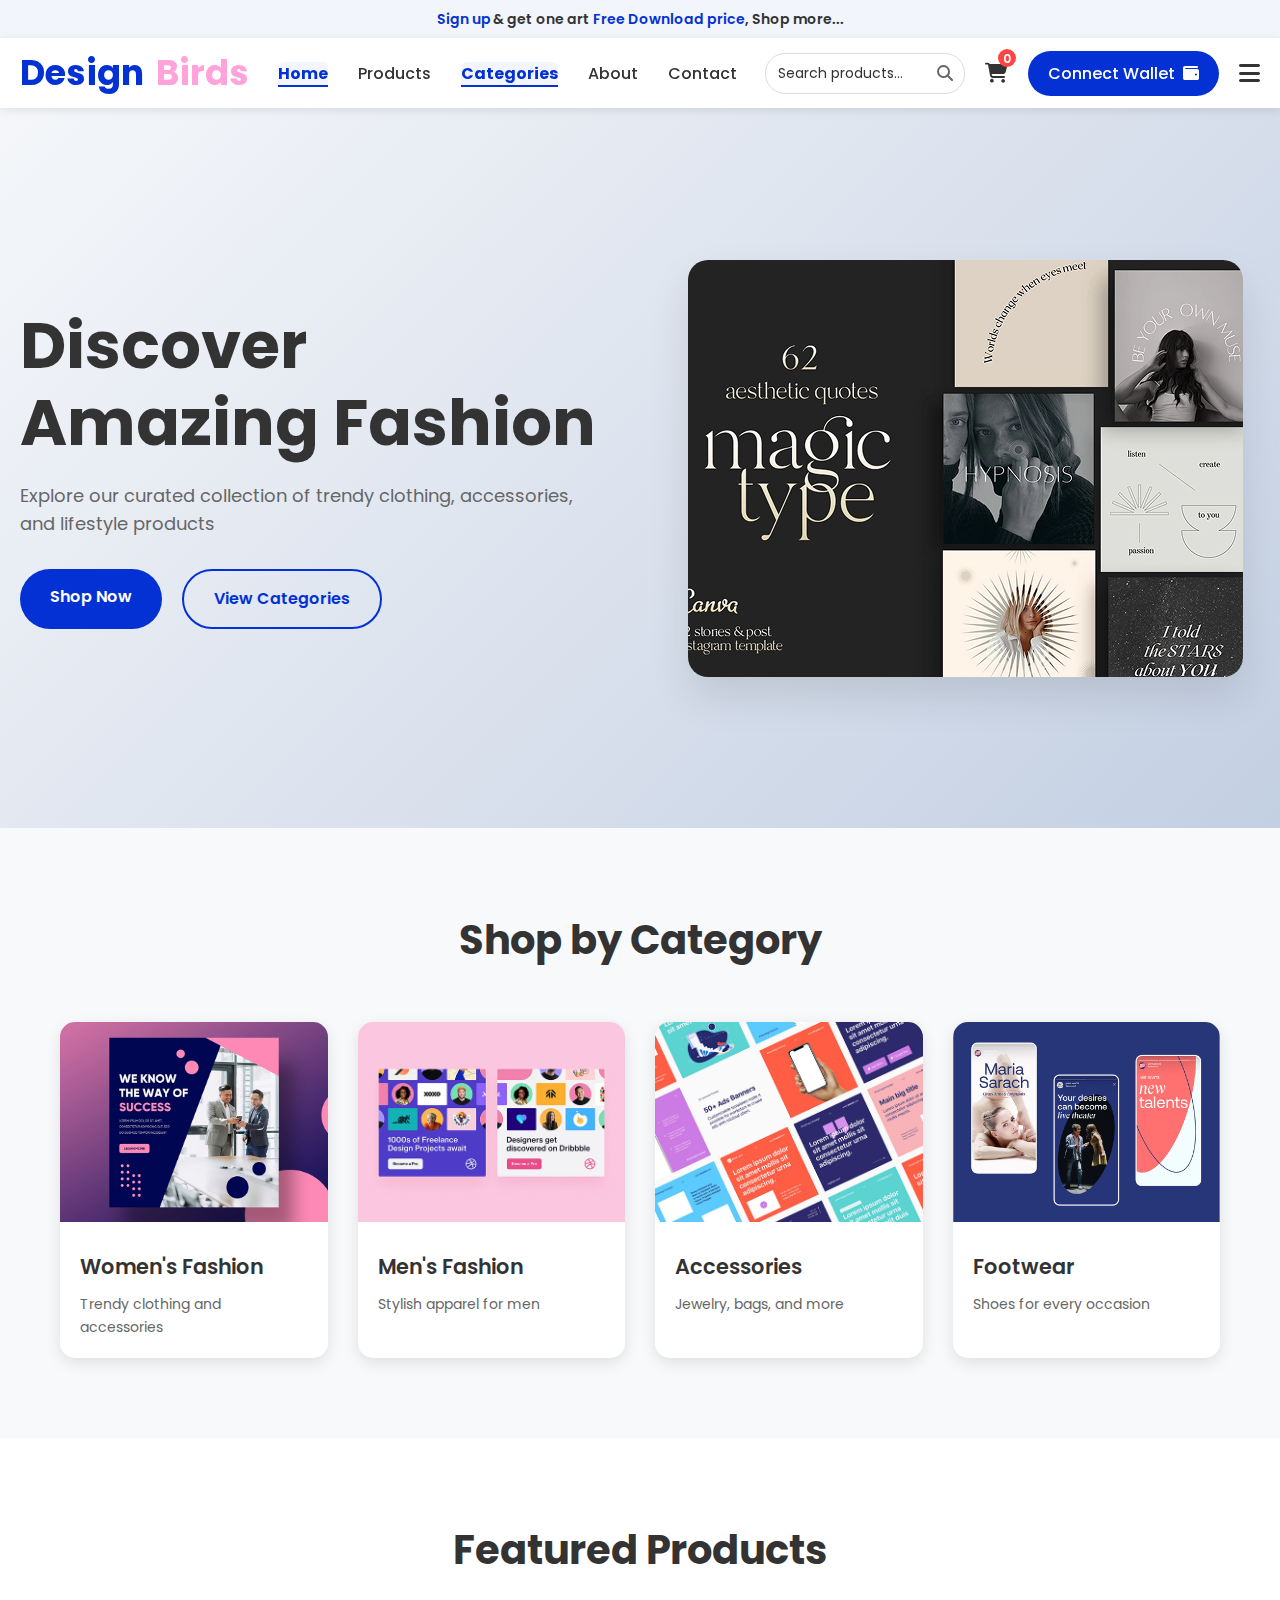
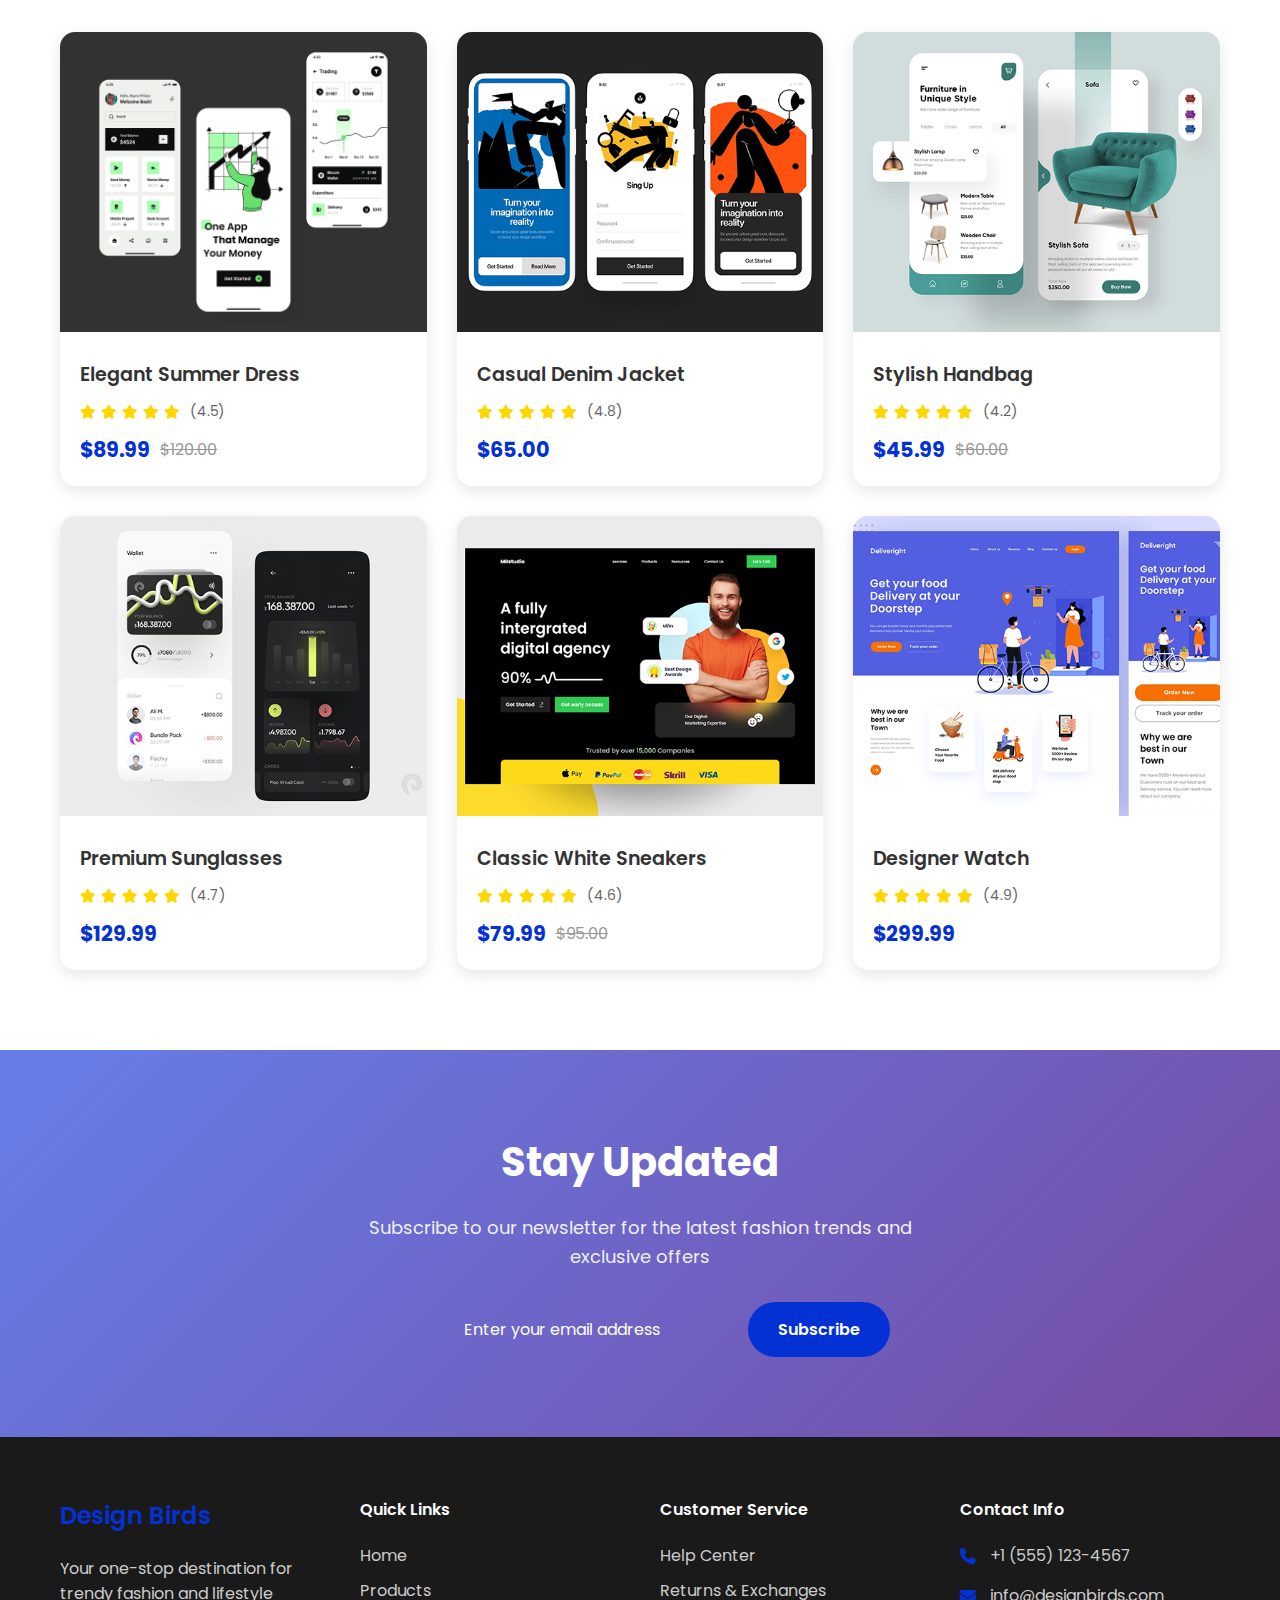
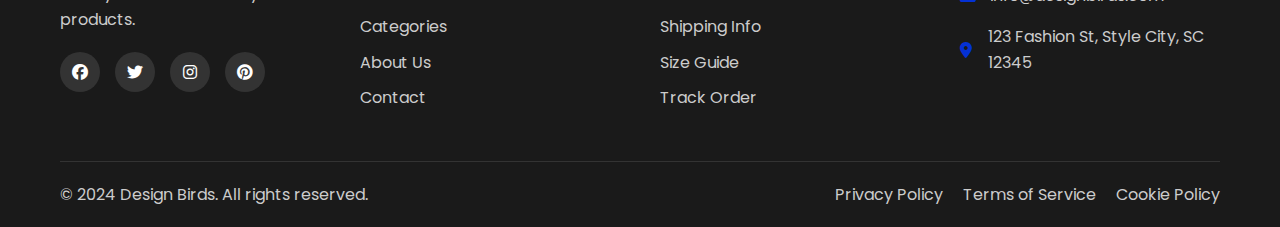
<file: index.html>
<!DOCTYPE html>
<html lang="en">
<head>
    <meta charset="UTF-8">
    <meta name="viewport" content="width=device-width, initial-scale=1.0">
    <title>Fashion | E Commerce</title>
    <link rel="stylesheet" href="css/reset.css">
    <link rel="stylesheet" href="css/styles.css">
    <link rel="stylesheet" href="css/mobile.css">
    <link href="https://fonts.googleapis.com/css2?family=Poppins:wght@400;500;600;700&display=swap" rel="stylesheet">
    <link rel="stylesheet" href="https://cdnjs.cloudflare.com/ajax/libs/font-awesome/6.5.2/css/all.min.css">
</head>

<body>
    <!-- navbar alert -->
    <div class="nav-alert">
        <span style="color: #0431d4; margin-right: 2px;">Sign up</span>
        & get one art <span style="color: #0431d4; margin-right: 0px; margin-left: 3px;">Free Download price</span> ,
        Shop more...
    </div>

    <!-- navbar -->
     <nav id="navbar">
        <div class="navbar-logo">
            <span style="color: #0431d4; margin-right: 5px;">Design</span>
            <span style="color: #ffa3da;">Birds</span>
        </div>
        <div class="navbar-menus">
            <ul>
                <li><a href="index.html">Home</a></li>
                <li><a href="products.html">Products</a></li>
                <li><a href="index.html#categories">Categories</a></li>
                <li><a href="about.html">About</a></li>
                <li><a href="contact.html">Contact</a></li>
            </ul>
        </div>
        <div class="navbar-actions">
            <div class="search-container">
                <input type="text" placeholder="Search products..." class="search-input">
                <i class="fa-solid fa-search search-icon"></i>
            </div>
            <div class="cart-icon">
                <i class="fa-solid fa-shopping-cart"></i>
                <span class="cart-count">0</span>
            </div>
            <a href="connect-wallet.html" class="connect-wallet">Connect Wallet <i class="fa-solid fa-wallet"></i></a>
            <i class="fa-solid fa-bars fa-xl mobile-menu"></i>
        </div>
     </nav>

    <!-- Hero Section -->
    <section class="hero" id="home">
        <div class="hero-content">
            <h1>Discover Amazing Fashion</h1>
            <p>Explore our curated collection of trendy clothing, accessories, and lifestyle products</p>
            <div class="hero-buttons">
                <a href="products.html" class="btn-primary">Shop Now</a>
                <button class="btn-secondary">View Categories</button>
            </div>
        </div>
        <div class="hero-image">
            <img src="images/Rectangle 70.png" alt="Fashion Collection">
        </div>
    </section>

    <!-- Categories Section -->
    <section class="categories" id="categories">
        <div class="container">
            <h2>Shop by Category</h2>
            <div class="category-grid">
                <div class="category-card">
                    <img src="images/Rectangle 67.png" alt="Women's Fashion">
                    <h3>Women's Fashion</h3>
                    <p>Trendy clothing and accessories</p>
                </div>
                <div class="category-card">
                    <img src="images/Rectangle 68.png" alt="Men's Fashion">
                    <h3>Men's Fashion</h3>
                    <p>Stylish apparel for men</p>
                </div>
                <div class="category-card">
                    <img src="images/Rectangle 69.png" alt="Accessories">
                    <h3>Accessories</h3>
                    <p>Jewelry, bags, and more</p>
                </div>
                <div class="category-card">
                    <img src="images/Rectangle 75.png" alt="Footwear">
                    <h3>Footwear</h3>
                    <p>Shoes for every occasion</p>
                </div>
            </div>
        </div>
    </section>

    <!-- Featured Products -->
    <section class="featured-products" id="products">
        <div class="container">
            <h2>Featured Products</h2>
            <div class="product-grid">
                <div class="product-card">
                    <div class="product-image">
                        <img src="images/Rectangle 55.png" alt="Product 1">
                        <div class="product-overlay">
                            <button class="quick-view">Quick View</button>
                            <button class="add-to-cart">Add to Cart</button>
                        </div>
                    </div>
                    <div class="product-info">
                        <h3>Elegant Summer Dress</h3>
                        <div class="product-rating">
                            <i class="fa-solid fa-star"></i>
                            <i class="fa-solid fa-star"></i>
                            <i class="fa-solid fa-star"></i>
                            <i class="fa-solid fa-star"></i>
                            <i class="fa-solid fa-star"></i>
                            <span>(4.5)</span>
                        </div>
                        <div class="product-price">
                            <span class="current-price">$89.99</span>
                            <span class="original-price">$120.00</span>
                        </div>
                    </div>
                </div>

                <div class="product-card">
                    <div class="product-image">
                        <img src="images/Rectangle 56.png" alt="Product 2">
                        <div class="product-overlay">
                            <button class="quick-view">Quick View</button>
                            <button class="add-to-cart">Add to Cart</button>
                        </div>
                    </div>
                    <div class="product-info">
                        <h3>Casual Denim Jacket</h3>
                        <div class="product-rating">
                            <i class="fa-solid fa-star"></i>
                            <i class="fa-solid fa-star"></i>
                            <i class="fa-solid fa-star"></i>
                            <i class="fa-solid fa-star"></i>
                            <i class="fa-solid fa-star"></i>
                            <span>(4.8)</span>
                        </div>
                        <div class="product-price">
                            <span class="current-price">$65.00</span>
                        </div>
                    </div>
                </div>

                <div class="product-card">
                    <div class="product-image">
                        <img src="images/Rectangle 57.png" alt="Product 3">
                        <div class="product-overlay">
                            <button class="quick-view">Quick View</button>
                            <button class="add-to-cart">Add to Cart</button>
                        </div>
                    </div>
                    <div class="product-info">
                        <h3>Stylish Handbag</h3>
                        <div class="product-rating">
                            <i class="fa-solid fa-star"></i>
                            <i class="fa-solid fa-star"></i>
                            <i class="fa-solid fa-star"></i>
                            <i class="fa-solid fa-star"></i>
                            <i class="fa-solid fa-star"></i>
                            <span>(4.2)</span>
                        </div>
                        <div class="product-price">
                            <span class="current-price">$45.99</span>
                            <span class="original-price">$60.00</span>
                        </div>
                    </div>
                </div>

                <div class="product-card">
                    <div class="product-image">
                        <img src="images/Rectangle 58.png" alt="Product 4">
                        <div class="product-overlay">
                            <button class="quick-view">Quick View</button>
                            <button class="add-to-cart">Add to Cart</button>
                        </div>
                    </div>
                    <div class="product-info">
                        <h3>Premium Sunglasses</h3>
                        <div class="product-rating">
                            <i class="fa-solid fa-star"></i>
                            <i class="fa-solid fa-star"></i>
                            <i class="fa-solid fa-star"></i>
                            <i class="fa-solid fa-star"></i>
                            <i class="fa-solid fa-star"></i>
                            <span>(4.7)</span>
                        </div>
                        <div class="product-price">
                            <span class="current-price">$129.99</span>
                        </div>
                    </div>
                </div>

                <div class="product-card">
                    <div class="product-image">
                        <img src="images/Rectangle 51.png" alt="Product 5">
                        <div class="product-overlay">
                            <button class="quick-view">Quick View</button>
                            <button class="add-to-cart">Add to Cart</button>
                        </div>
                    </div>
                    <div class="product-info">
                        <h3>Classic White Sneakers</h3>
                        <div class="product-rating">
                            <i class="fa-solid fa-star"></i>
                            <i class="fa-solid fa-star"></i>
                            <i class="fa-solid fa-star"></i>
                            <i class="fa-solid fa-star"></i>
                            <i class="fa-solid fa-star"></i>
                            <span>(4.6)</span>
                        </div>
                        <div class="product-price">
                            <span class="current-price">$79.99</span>
                            <span class="original-price">$95.00</span>
                        </div>
                    </div>
                </div>

                <div class="product-card">
                    <div class="product-image">
                        <img src="images/Rectangle 53.png" alt="Product 6">
                        <div class="product-overlay">
                            <button class="quick-view">Quick View</button>
                            <button class="add-to-cart">Add to Cart</button>
                        </div>
                    </div>
                    <div class="product-info">
                        <h3>Designer Watch</h3>
                        <div class="product-rating">
                            <i class="fa-solid fa-star"></i>
                            <i class="fa-solid fa-star"></i>
                            <i class="fa-solid fa-star"></i>
                            <i class="fa-solid fa-star"></i>
                            <i class="fa-solid fa-star"></i>
                            <span>(4.9)</span>
                        </div>
                        <div class="product-price">
                            <span class="current-price">$299.99</span>
                        </div>
                    </div>
                </div>
            </div>
        </div>
    </section>

    <!-- Newsletter Section -->
    <section class="newsletter">
        <div class="container">
            <div class="newsletter-content">
                <h2>Stay Updated</h2>
                <p>Subscribe to our newsletter for the latest fashion trends and exclusive offers</p>
                <div class="newsletter-form">
                    <input type="email" placeholder="Enter your email address">
                    <button class="btn-primary">Subscribe</button>
                </div>
            </div>
        </div>
    </section>

    <!-- Footer -->
    <footer class="footer">
        <div class="container">
            <div class="footer-content">
                <div class="footer-section">
                    <h3>Design Birds</h3>
                    <p>Your one-stop destination for trendy fashion and lifestyle products.</p>
                    <div class="social-links">
                        <a href="#"><i class="fa-brands fa-facebook"></i></a>
                        <a href="#"><i class="fa-brands fa-twitter"></i></a>
                        <a href="#"><i class="fa-brands fa-instagram"></i></a>
                        <a href="#"><i class="fa-brands fa-pinterest"></i></a>
                    </div>
                </div>
                <div class="footer-section">
                    <h4>Quick Links</h4>
                    <ul>
                        <li><a href="#home">Home</a></li>
                        <li><a href="#products">Products</a></li>
                        <li><a href="#categories">Categories</a></li>
                        <li><a href="#about">About Us</a></li>
                        <li><a href="#contact">Contact</a></li>
                    </ul>
                </div>
                <div class="footer-section">
                    <h4>Customer Service</h4>
                    <ul>
                        <li><a href="#">Help Center</a></li>
                        <li><a href="#">Returns & Exchanges</a></li>
                        <li><a href="#">Shipping Info</a></li>
                        <li><a href="#">Size Guide</a></li>
                        <li><a href="#">Track Order</a></li>
                    </ul>
                </div>
                <div class="footer-section">
                    <h4>Contact Info</h4>
                    <div class="contact-info">
                        <p><i class="fa-solid fa-phone"></i> +1 (555) 123-4567</p>
                        <p><i class="fa-solid fa-envelope"></i> info@designbirds.com</p>
                        <p><i class="fa-solid fa-location-dot"></i> 123 Fashion St, Style City, SC 12345</p>
                    </div>
                </div>
            </div>
            <div class="footer-bottom">
                <p>&copy; 2024 Design Birds. All rights reserved.</p>
                <div class="footer-bottom-links">
                    <a href="#">Privacy Policy</a>
                    <a href="#">Terms of Service</a>
                    <a href="#">Cookie Policy</a>
                </div>
            </div>
        </div>
    </footer>

    <script>
// Highlight active menu item
const navLinks = document.querySelectorAll('.navbar-menus ul li a');
const current = window.location.pathname.split('/').pop() || 'index.html';
navLinks.forEach(link => {
  const href = link.getAttribute('href');
  if (
    (current === 'index.html' && href.includes('index.html')) ||
    (current === 'products.html' && href.includes('products.html')) ||
    (current === 'about.html' && href.includes('about.html')) ||
    (current === 'contact.html' && href.includes('contact.html')) ||
    (current === 'cart.html' && href.includes('cart.html')) ||
    (current === 'product-details.html' && href.includes('product-details.html'))
  ) {
    link.classList.add('active');
  }
});
// Mobile menu toggle
const mobileMenu = document.querySelector('.mobile-menu');
const navbarMenus = document.querySelector('.navbar-menus');
mobileMenu.addEventListener('click', () => {
  navbarMenus.classList.toggle('open');
});
</script>
</body>
</html>
</file>
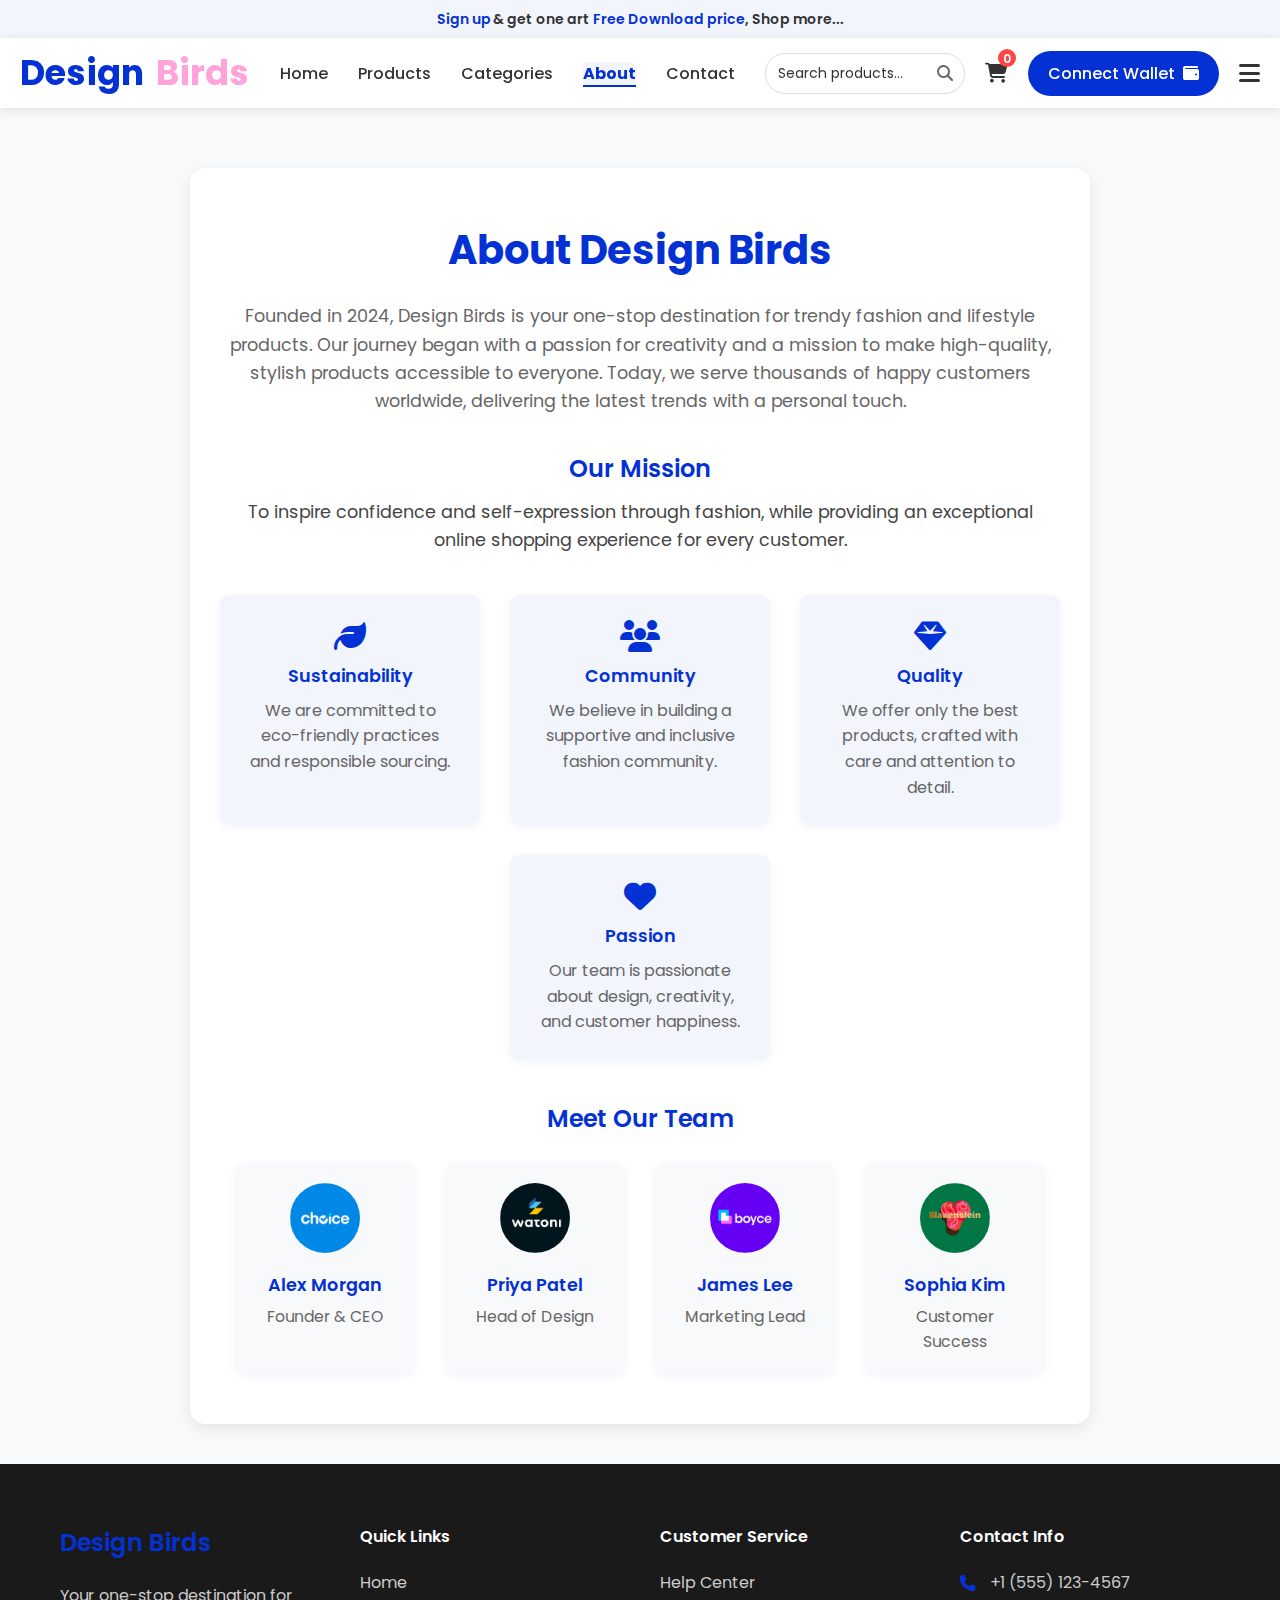
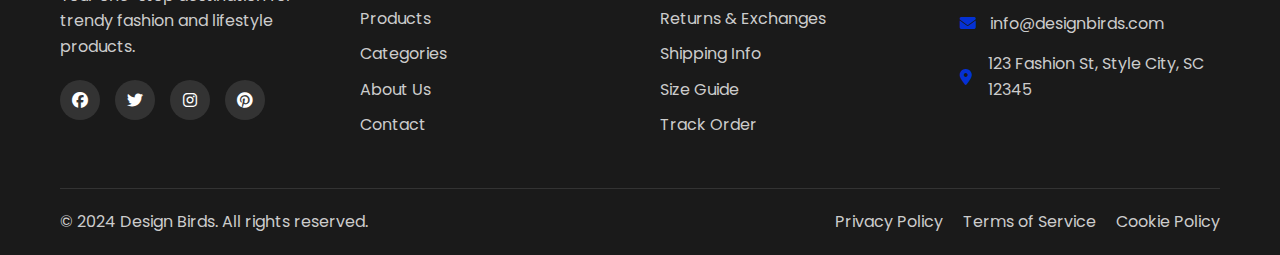
<file: about.html>
<!DOCTYPE html>
<html lang="en">
<head>
    <meta charset="UTF-8">
    <meta name="viewport" content="width=device-width, initial-scale=1.0">
    <title>About Us | Design Birds</title>
    <link rel="stylesheet" href="css/reset.css">
    <link rel="stylesheet" href="css/styles.css">
    <link rel="stylesheet" href="css/mobile.css">
    <link href="https://fonts.googleapis.com/css2?family=Poppins:wght@400;500;600;700&display=swap" rel="stylesheet">
    <link rel="stylesheet" href="https://cdnjs.cloudflare.com/ajax/libs/font-awesome/6.5.2/css/all.min.css">
    <style>
        .about-section {
            background: #f8f9fa;
            padding: 60px 0 40px 0;
        }
        .about-container {
            background: #fff;
            border-radius: 15px;
            box-shadow: 0 5px 15px rgba(0,0,0,0.08);
            padding: 50px 30px;
            max-width: 900px;
            margin: 0 auto;
        }
        .about-title {
            font-size: 2.5rem;
            font-weight: 700;
            color: #0431d4;
            margin-bottom: 20px;
            text-align: center;
        }
        .about-story {
            font-size: 1.1rem;
            color: #666;
            margin-bottom: 35px;
            text-align: center;
        }
        .about-mission {
            margin-bottom: 40px;
            text-align: center;
        }
        .about-mission h2 {
            color: #0431d4;
            font-size: 1.5rem;
            font-weight: 600;
            margin-bottom: 10px;
        }
        .about-mission p {
            color: #444;
            font-size: 1.1rem;
        }
        .about-values {
            display: flex;
            flex-wrap: wrap;
            gap: 30px;
            justify-content: center;
            margin-bottom: 40px;
        }
        .value-card {
            background: #f2f5fc;
            border-radius: 10px;
            padding: 25px 30px;
            min-width: 220px;
            max-width: 260px;
            text-align: center;
            box-shadow: 0 2px 8px rgba(4,49,212,0.06);
        }
        .value-card i {
            color: #0431d4;
            font-size: 2rem;
            margin-bottom: 10px;
        }
        .value-card h3 {
            font-size: 1.1rem;
            font-weight: 600;
            margin-bottom: 8px;
            color: #0431d4;
        }
        .value-card p {
            color: #666;
            font-size: 1rem;
        }
        .about-team {
            margin-top: 40px;
        }
        .about-team h2 {
            color: #0431d4;
            font-size: 1.5rem;
            font-weight: 600;
            margin-bottom: 25px;
            text-align: center;
        }
        .team-grid {
            display: flex;
            flex-wrap: wrap;
            gap: 30px;
            justify-content: center;
        }
        .team-member {
            background: #f8f9fa;
            border-radius: 10px;
            padding: 20px 18px;
            text-align: center;
            width: 180px;
            box-shadow: 0 2px 8px rgba(4,49,212,0.06);
        }
        .team-member img {
            width: 70px;
            height: 70px;
            border-radius: 50%;
            object-fit: cover;
            margin-bottom: 10px;
        }
        .team-member h4 {
            font-size: 1.1rem;
            font-weight: 600;
            color: #0431d4;
            margin-bottom: 5px;
        }
        .team-member p {
            color: #666;
            font-size: 0.98rem;
        }
        @media (max-width: 768px) {
            .about-container {
                padding: 30px 10px;
            }
            .about-values, .team-grid {
                flex-direction: column;
                gap: 18px;
            }
        }
    </style>
</head>
<body>
    <div class="nav-alert">
        <span style="color: #0431d4; margin-right: 2px;">Sign up</span>
        & get one art <span style="color: #0431d4; margin-right: 0px; margin-left: 3px;">Free Download price</span> ,
        Shop more...
    </div>
    <nav id="navbar">
        <div class="navbar-logo">
            <span style="color: #0431d4; margin-right: 5px;">Design</span>
            <span style="color: #ffa3da;">Birds</span>
        </div>
        <div class="navbar-menus">
            <ul>
                <li><a href="index.html">Home</a></li>
                <li><a href="products.html">Products</a></li>
                <li><a href="index.html#categories">Categories</a></li>
                <li><a href="about.html">About</a></li>
                <li><a href="contact.html">Contact</a></li>
            </ul>
        </div>
        <div class="navbar-actions">
            <div class="search-container">
                <input type="text" placeholder="Search products..." class="search-input">
                <i class="fa-solid fa-search search-icon"></i>
            </div>
            <div class="cart-icon">
                <i class="fa-solid fa-shopping-cart"></i>
                <span class="cart-count">0</span>
            </div>
            <a href="connect-wallet.html" class="connect-wallet">Connect Wallet <i class="fa-solid fa-wallet"></i></a>
            <i class="fa-solid fa-bars fa-xl mobile-menu"></i>
        </div>
    </nav>
    <section class="about-section">
        <div class="about-container">
            <div class="about-title">About Design Birds</div>
            <div class="about-story">
                Founded in 2024, Design Birds is your one-stop destination for trendy fashion and lifestyle products. Our journey began with a passion for creativity and a mission to make high-quality, stylish products accessible to everyone. Today, we serve thousands of happy customers worldwide, delivering the latest trends with a personal touch.
            </div>
            <div class="about-mission">
                <h2>Our Mission</h2>
                <p>To inspire confidence and self-expression through fashion, while providing an exceptional online shopping experience for every customer.</p>
            </div>
            <div class="about-values">
                <div class="value-card">
                    <i class="fa-solid fa-leaf"></i>
                    <h3>Sustainability</h3>
                    <p>We are committed to eco-friendly practices and responsible sourcing.</p>
                </div>
                <div class="value-card">
                    <i class="fa-solid fa-users"></i>
                    <h3>Community</h3>
                    <p>We believe in building a supportive and inclusive fashion community.</p>
                </div>
                <div class="value-card">
                    <i class="fa-solid fa-gem"></i>
                    <h3>Quality</h3>
                    <p>We offer only the best products, crafted with care and attention to detail.</p>
                </div>
                <div class="value-card">
                    <i class="fa-solid fa-heart"></i>
                    <h3>Passion</h3>
                    <p>Our team is passionate about design, creativity, and customer happiness.</p>
                </div>
            </div>
            <div class="about-team">
                <h2>Meet Our Team</h2>
                <div class="team-grid">
                    <div class="team-member">
                        <img src="images/Rectangle 40.png" alt="Team Member 1">
                        <h4>Alex Morgan</h4>
                        <p>Founder & CEO</p>
                    </div>
                    <div class="team-member">
                        <img src="images/Rectangle 39.png" alt="Team Member 2">
                        <h4>Priya Patel</h4>
                        <p>Head of Design</p>
                    </div>
                    <div class="team-member">
                        <img src="images/Rectangle 37.png" alt="Team Member 3">
                        <h4>James Lee</h4>
                        <p>Marketing Lead</p>
                    </div>
                    <div class="team-member">
                        <img src="images/Rectangle 38.png" alt="Team Member 4">
                        <h4>Sophia Kim</h4>
                        <p>Customer Success</p>
                    </div>
                </div>
            </div>
        </div>
    </section>
    <footer class="footer">
        <div class="container">
            <div class="footer-content">
                <div class="footer-section">
                    <h3>Design Birds</h3>
                    <p>Your one-stop destination for trendy fashion and lifestyle products.</p>
                    <div class="social-links">
                        <a href="#"><i class="fa-brands fa-facebook"></i></a>
                        <a href="#"><i class="fa-brands fa-twitter"></i></a>
                        <a href="#"><i class="fa-brands fa-instagram"></i></a>
                        <a href="#"><i class="fa-brands fa-pinterest"></i></a>
                    </div>
                </div>
                <div class="footer-section">
                    <h4>Quick Links</h4>
                    <ul>
                        <li><a href="index.html">Home</a></li>
                        <li><a href="products.html">Products</a></li>
                        <li><a href="index.html#categories">Categories</a></li>
                        <li><a href="about.html">About Us</a></li>
                        <li><a href="contact.html">Contact</a></li>
                    </ul>
                </div>
                <div class="footer-section">
                    <h4>Customer Service</h4>
                    <ul>
                        <li><a href="#">Help Center</a></li>
                        <li><a href="#">Returns & Exchanges</a></li>
                        <li><a href="#">Shipping Info</a></li>
                        <li><a href="#">Size Guide</a></li>
                        <li><a href="#">Track Order</a></li>
                    </ul>
                </div>
                <div class="footer-section">
                    <h4>Contact Info</h4>
                    <div class="contact-info">
                        <p><i class="fa-solid fa-phone"></i> +1 (555) 123-4567</p>
                        <p><i class="fa-solid fa-envelope"></i> info@designbirds.com</p>
                        <p><i class="fa-solid fa-location-dot"></i> 123 Fashion St, Style City, SC 12345</p>
                    </div>
                </div>
            </div>
            <div class="footer-bottom">
                <p>&copy; 2024 Design Birds. All rights reserved.</p>
                <div class="footer-bottom-links">
                    <a href="#">Privacy Policy</a>
                    <a href="#">Terms of Service</a>
                    <a href="#">Cookie Policy</a>
                </div>
            </div>
        </div>
    </footer>
    <script>
// Highlight active menu item
const navLinks = document.querySelectorAll('.navbar-menus ul li a');
const current = window.location.pathname.split('/').pop() || 'index.html';
navLinks.forEach(link => {
  const href = link.getAttribute('href');
  if (
    (current === 'index.html' && href.includes('index.html')) ||
    (current === 'products.html' && href.includes('products.html')) ||
    (current === 'about.html' && href.includes('about.html')) ||
    (current === 'contact.html' && href.includes('contact.html')) ||
    (current === 'cart.html' && href.includes('cart.html')) ||
    (current === 'product-details.html' && href.includes('product-details.html'))
  ) {
    link.classList.add('active');
  }
});
// Mobile menu toggle
const mobileMenu = document.querySelector('.mobile-menu');
const navbarMenus = document.querySelector('.navbar-menus');
mobileMenu.addEventListener('click', () => {
  navbarMenus.classList.toggle('open');
});
</script>
</body>
</html>
</file>
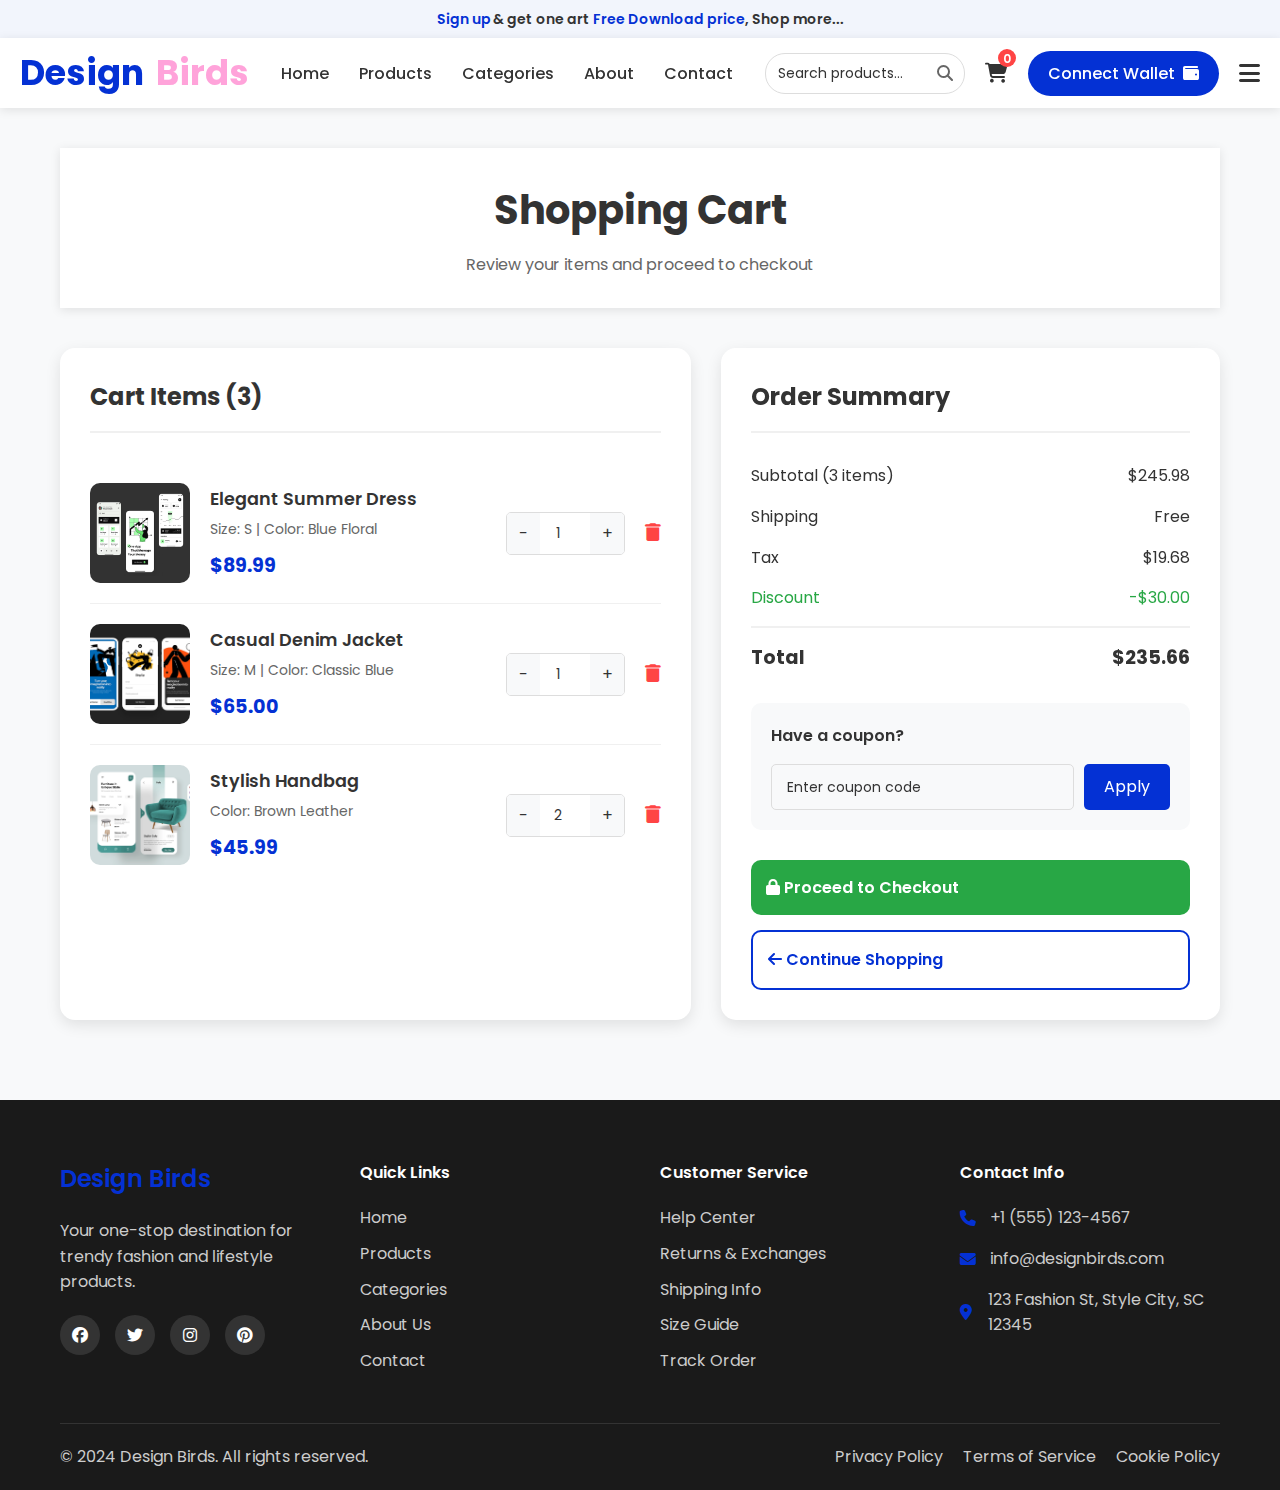
<file: cart.html>
<!DOCTYPE html>
<html lang="en">
<head>
    <meta charset="UTF-8">
    <meta name="viewport" content="width=device-width, initial-scale=1.0">
    <title>Shopping Cart | Design Birds</title>
    <link rel="stylesheet" href="css/reset.css">
    <link rel="stylesheet" href="css/styles.css">
    <link rel="stylesheet" href="css/mobile.css">
    <link href="https://fonts.googleapis.com/css2?family=Poppins:wght@400;500;600;700&display=swap" rel="stylesheet">
    <link rel="stylesheet" href="https://cdnjs.cloudflare.com/ajax/libs/font-awesome/6.5.2/css/all.min.css">
    <style>
        .cart-page {
            padding: 40px 0;
            background-color: #f8f9fa;
            min-height: 100vh;
        }
        
        .cart-header {
            background: white;
            padding: 30px 0;
            margin-bottom: 40px;
            box-shadow: 0 2px 10px rgba(0,0,0,0.1);
        }
        
        .cart-header h1 {
            text-align: center;
            font-size: 2.5rem;
            font-weight: 700;
            color: #333;
            margin-bottom: 10px;
        }
        
        .cart-header p {
            text-align: center;
            color: #666;
            font-size: 16px;
        }
        
        .cart-container {
            display: grid;
            grid-template-columns: 2fr 1fr;
            gap: 30px;
            margin-bottom: 40px;
        }
        
        .cart-items {
            background: white;
            border-radius: 15px;
            padding: 30px;
            box-shadow: 0 5px 15px rgba(0,0,0,0.1);
        }
        
        .cart-items h2 {
            font-size: 1.5rem;
            font-weight: 700;
            color: #333;
            margin-bottom: 30px;
            padding-bottom: 15px;
            border-bottom: 2px solid #f0f0f0;
        }
        
        .cart-item {
            display: grid;
            grid-template-columns: auto 1fr auto auto;
            gap: 20px;
            align-items: center;
            padding: 20px 0;
            border-bottom: 1px solid #f0f0f0;
        }
        
        .cart-item:last-child {
            border-bottom: none;
        }
        
        .item-image {
            width: 100px;
            height: 100px;
            object-fit: cover;
            border-radius: 10px;
        }
        
        .item-details h3 {
            font-size: 1.1rem;
            font-weight: 600;
            color: #333;
            margin-bottom: 5px;
        }
        
        .item-details p {
            color: #666;
            font-size: 14px;
            margin-bottom: 10px;
        }
        
        .item-price {
            font-size: 1.2rem;
            font-weight: 700;
            color: #0431d4;
        }
        
        .item-quantity {
            display: flex;
            align-items: center;
            gap: 10px;
        }
        
        .quantity-controls {
            display: flex;
            align-items: center;
            border: 1px solid #ddd;
            border-radius: 5px;
            overflow: hidden;
        }
        
        .quantity-btn {
            padding: 8px 12px;
            border: none;
            background: #f8f9fa;
            cursor: pointer;
            transition: background-color 0.3s ease;
        }
        
        .quantity-btn:hover {
            background: #e9ecef;
        }
        
        .quantity-input {
            padding: 8px 12px;
            border: none;
            text-align: center;
            width: 50px;
            font-size: 14px;
        }
        
        .remove-item {
            background: none;
            border: none;
            color: #ff4444;
            cursor: pointer;
            font-size: 18px;
            transition: color 0.3s ease;
        }
        
        .remove-item:hover {
            color: #cc0000;
        }
        
        .cart-summary {
            background: white;
            border-radius: 15px;
            padding: 30px;
            box-shadow: 0 5px 15px rgba(0,0,0,0.1);
            height: fit-content;
            position: sticky;
            top: 100px;
        }
        
        .cart-summary h2 {
            font-size: 1.5rem;
            font-weight: 700;
            color: #333;
            margin-bottom: 30px;
            padding-bottom: 15px;
            border-bottom: 2px solid #f0f0f0;
        }
        
        .summary-row {
            display: flex;
            justify-content: space-between;
            align-items: center;
            margin-bottom: 15px;
            font-size: 16px;
        }
        
        .summary-row.total {
            font-size: 1.2rem;
            font-weight: 700;
            color: #333;
            padding-top: 15px;
            border-top: 2px solid #f0f0f0;
            margin-top: 15px;
        }
        
        .summary-row.discount {
            color: #28a745;
        }
        
        .coupon-section {
            margin: 30px 0;
            padding: 20px;
            background: #f8f9fa;
            border-radius: 10px;
        }
        
        .coupon-section h3 {
            font-size: 1rem;
            font-weight: 600;
            color: #333;
            margin-bottom: 15px;
        }
        
        .coupon-input {
            display: flex;
            gap: 10px;
        }
        
        .coupon-input input {
            flex: 1;
            padding: 10px 15px;
            border: 1px solid #ddd;
            border-radius: 5px;
            font-size: 14px;
            outline: none;
        }
        
        .coupon-input input:focus {
            border-color: #0431d4;
        }
        
        .apply-coupon {
            padding: 10px 20px;
            background: #0431d4;
            color: white;
            border: none;
            border-radius: 5px;
            cursor: pointer;
            transition: background-color 0.3s ease;
        }
        
        .apply-coupon:hover {
            background: #0328a8;
        }
        
        .checkout-btn {
            width: 100%;
            padding: 15px;
            background: #28a745;
            color: white;
            border: none;
            border-radius: 10px;
            font-size: 16px;
            font-weight: 600;
            cursor: pointer;
            transition: all 0.3s ease;
            margin-bottom: 15px;
        }
        
        .checkout-btn:hover {
            background: #218838;
            transform: translateY(-2px);
        }
        
        .continue-shopping {
            width: 100%;
            padding: 15px;
            background: transparent;
            color: #0431d4;
            border: 2px solid #0431d4;
            border-radius: 10px;
            font-size: 16px;
            font-weight: 600;
            cursor: pointer;
            transition: all 0.3s ease;
        }
        
        .continue-shopping:hover {
            background: #0431d4;
            color: white;
        }
        
        .empty-cart {
            text-align: center;
            padding: 60px 20px;
        }
        
        .empty-cart i {
            font-size: 4rem;
            color: #ddd;
            margin-bottom: 20px;
        }
        
        .empty-cart h2 {
            font-size: 1.5rem;
            color: #666;
            margin-bottom: 15px;
        }
        
        .empty-cart p {
            color: #999;
            margin-bottom: 30px;
        }
        
        .empty-cart .btn-primary {
            padding: 15px 30px;
            font-size: 16px;
        }
        
        @media (max-width: 768px) {
            .cart-container {
                grid-template-columns: 1fr;
                gap: 20px;
            }
            
            .cart-item {
                grid-template-columns: 1fr;
                gap: 15px;
                text-align: center;
            }
            
            .item-image {
                width: 80px;
                height: 80px;
                margin: 0 auto;
            }
            
            .item-quantity {
                justify-content: center;
            }
            
            .remove-item {
                justify-self: center;
            }
            
            .cart-summary {
                position: static;
            }
        }
    </style>
</head>

<body>
    <!-- navbar alert -->
    <div class="nav-alert">
        <span style="color: #0431d4; margin-right: 2px;">Sign up</span>
        & get one art <span style="color: #0431d4; margin-right: 0px; margin-left: 3px;">Free Download price</span> ,
        Shop more...
    </div>

    <!-- navbar -->
     <nav id="navbar">
        <div class="navbar-logo">
            <span style="color: #0431d4; margin-right: 5px;">Design</span>
            <span style="color: #ffa3da;">Birds</span>
        </div>
        <div class="navbar-menus">
            <ul>
                <li><a href="index.html">Home</a></li>
                <li><a href="products.html">Products</a></li>
                <li><a href="index.html#categories">Categories</a></li>
                <li><a href="about.html">About</a></li>
                <li><a href="contact.html">Contact</a></li>
            </ul>
        </div>
        <div class="navbar-actions">
            <div class="search-container">
                <input type="text" placeholder="Search products..." class="search-input">
                <i class="fa-solid fa-search search-icon"></i>
            </div>
            <div class="cart-icon">
                <i class="fa-solid fa-shopping-cart"></i>
                <span class="cart-count">0</span>
            </div>
            <a href="connect-wallet.html" class="connect-wallet">Connect Wallet <i class="fa-solid fa-wallet"></i></a>
            <i class="fa-solid fa-bars fa-xl mobile-menu"></i>
        </div>
     </nav>

    <!-- Cart Page Content -->
    <div class="cart-page">
        <div class="container">
            <!-- Cart Header -->
            <div class="cart-header">
                <h1>Shopping Cart</h1>
                <p>Review your items and proceed to checkout</p>
            </div>

            <!-- Cart Content -->
            <div class="cart-container">
                <!-- Cart Items -->
                <div class="cart-items">
                    <h2>Cart Items (3)</h2>
                    
                    <!-- Cart Item 1 -->
                    <div class="cart-item">
                        <img src="images/Rectangle 55.png" alt="Elegant Summer Dress" class="item-image">
                        <div class="item-details">
                            <h3>Elegant Summer Dress</h3>
                            <p>Size: S | Color: Blue Floral</p>
                            <div class="item-price">$89.99</div>
                        </div>
                        <div class="item-quantity">
                            <div class="quantity-controls">
                                <button class="quantity-btn">-</button>
                                <input type="number" value="1" min="1" class="quantity-input">
                                <button class="quantity-btn">+</button>
                            </div>
                        </div>
                        <button class="remove-item">
                            <i class="fa-solid fa-trash"></i>
                        </button>
                    </div>
                    
                    <!-- Cart Item 2 -->
                    <div class="cart-item">
                        <img src="images/Rectangle 56.png" alt="Casual Denim Jacket" class="item-image">
                        <div class="item-details">
                            <h3>Casual Denim Jacket</h3>
                            <p>Size: M | Color: Classic Blue</p>
                            <div class="item-price">$65.00</div>
                        </div>
                        <div class="item-quantity">
                            <div class="quantity-controls">
                                <button class="quantity-btn">-</button>
                                <input type="number" value="1" min="1" class="quantity-input">
                                <button class="quantity-btn">+</button>
                            </div>
                        </div>
                        <button class="remove-item">
                            <i class="fa-solid fa-trash"></i>
                        </button>
                    </div>
                    
                    <!-- Cart Item 3 -->
                    <div class="cart-item">
                        <img src="images/Rectangle 57.png" alt="Stylish Handbag" class="item-image">
                        <div class="item-details">
                            <h3>Stylish Handbag</h3>
                            <p>Color: Brown Leather</p>
                            <div class="item-price">$45.99</div>
                        </div>
                        <div class="item-quantity">
                            <div class="quantity-controls">
                                <button class="quantity-btn">-</button>
                                <input type="number" value="2" min="1" class="quantity-input">
                                <button class="quantity-btn">+</button>
                            </div>
                        </div>
                        <button class="remove-item">
                            <i class="fa-solid fa-trash"></i>
                        </button>
                    </div>
                </div>

                <!-- Cart Summary -->
                <div class="cart-summary">
                    <h2>Order Summary</h2>
                    
                    <div class="summary-row">
                        <span>Subtotal (3 items)</span>
                        <span>$245.98</span>
                    </div>
                    
                    <div class="summary-row">
                        <span>Shipping</span>
                        <span>Free</span>
                    </div>
                    
                    <div class="summary-row">
                        <span>Tax</span>
                        <span>$19.68</span>
                    </div>
                    
                    <div class="summary-row discount">
                        <span>Discount</span>
                        <span>-$30.00</span>
                    </div>
                    
                    <div class="summary-row total">
                        <span>Total</span>
                        <span>$235.66</span>
                    </div>
                    
                    <!-- Coupon Section -->
                    <div class="coupon-section">
                        <h3>Have a coupon?</h3>
                        <div class="coupon-input">
                            <input type="text" placeholder="Enter coupon code">
                            <button class="apply-coupon">Apply</button>
                        </div>
                    </div>
                    
                    <!-- Action Buttons -->
                    <button class="checkout-btn">
                        <i class="fa-solid fa-lock"></i> Proceed to Checkout
                    </button>
                    
                    <button class="continue-shopping">
                        <i class="fa-solid fa-arrow-left"></i> Continue Shopping
                    </button>
                </div>
            </div>
        </div>
    </div>

    <!-- Footer -->
    <footer class="footer">
        <div class="container">
            <div class="footer-content">
                <div class="footer-section">
                    <h3>Design Birds</h3>
                    <p>Your one-stop destination for trendy fashion and lifestyle products.</p>
                    <div class="social-links">
                        <a href="#"><i class="fa-brands fa-facebook"></i></a>
                        <a href="#"><i class="fa-brands fa-twitter"></i></a>
                        <a href="#"><i class="fa-brands fa-instagram"></i></a>
                        <a href="#"><i class="fa-brands fa-pinterest"></i></a>
                    </div>
                </div>
                <div class="footer-section">
                    <h4>Quick Links</h4>
                    <ul>
                        <li><a href="index.html">Home</a></li>
                        <li><a href="products.html">Products</a></li>
                        <li><a href="index.html#categories">Categories</a></li>
                        <li><a href="#about">About Us</a></li>
                        <li><a href="#contact">Contact</a></li>
                    </ul>
                </div>
                <div class="footer-section">
                    <h4>Customer Service</h4>
                    <ul>
                        <li><a href="#">Help Center</a></li>
                        <li><a href="#">Returns & Exchanges</a></li>
                        <li><a href="#">Shipping Info</a></li>
                        <li><a href="#">Size Guide</a></li>
                        <li><a href="#">Track Order</a></li>
                    </ul>
                </div>
                <div class="footer-section">
                    <h4>Contact Info</h4>
                    <div class="contact-info">
                        <p><i class="fa-solid fa-phone"></i> +1 (555) 123-4567</p>
                        <p><i class="fa-solid fa-envelope"></i> info@designbirds.com</p>
                        <p><i class="fa-solid fa-location-dot"></i> 123 Fashion St, Style City, SC 12345</p>
                    </div>
                </div>
            </div>
            <div class="footer-bottom">
                <p>&copy; 2024 Design Birds. All rights reserved.</p>
                <div class="footer-bottom-links">
                    <a href="#">Privacy Policy</a>
                    <a href="#">Terms of Service</a>
                    <a href="#">Cookie Policy</a>
                </div>
            </div>
        </div>
    </footer>
    <script>
// Highlight active menu item
const navLinks = document.querySelectorAll('.navbar-menus ul li a');
const current = window.location.pathname.split('/').pop() || 'index.html';
navLinks.forEach(link => {
  const href = link.getAttribute('href');
  if (
    (current === 'index.html' && href.includes('index.html')) ||
    (current === 'products.html' && href.includes('products.html')) ||
    (current === 'about.html' && href.includes('about.html')) ||
    (current === 'contact.html' && href.includes('contact.html')) ||
    (current === 'cart.html' && href.includes('cart.html')) ||
    (current === 'product-details.html' && href.includes('product-details.html'))
  ) {
    link.classList.add('active');
  }
});
// Mobile menu toggle
const mobileMenu = document.querySelector('.mobile-menu');
const navbarMenus = document.querySelector('.navbar-menus');
mobileMenu.addEventListener('click', () => {
  navbarMenus.classList.toggle('open');
});
</script>
</body>
</html>
</file>
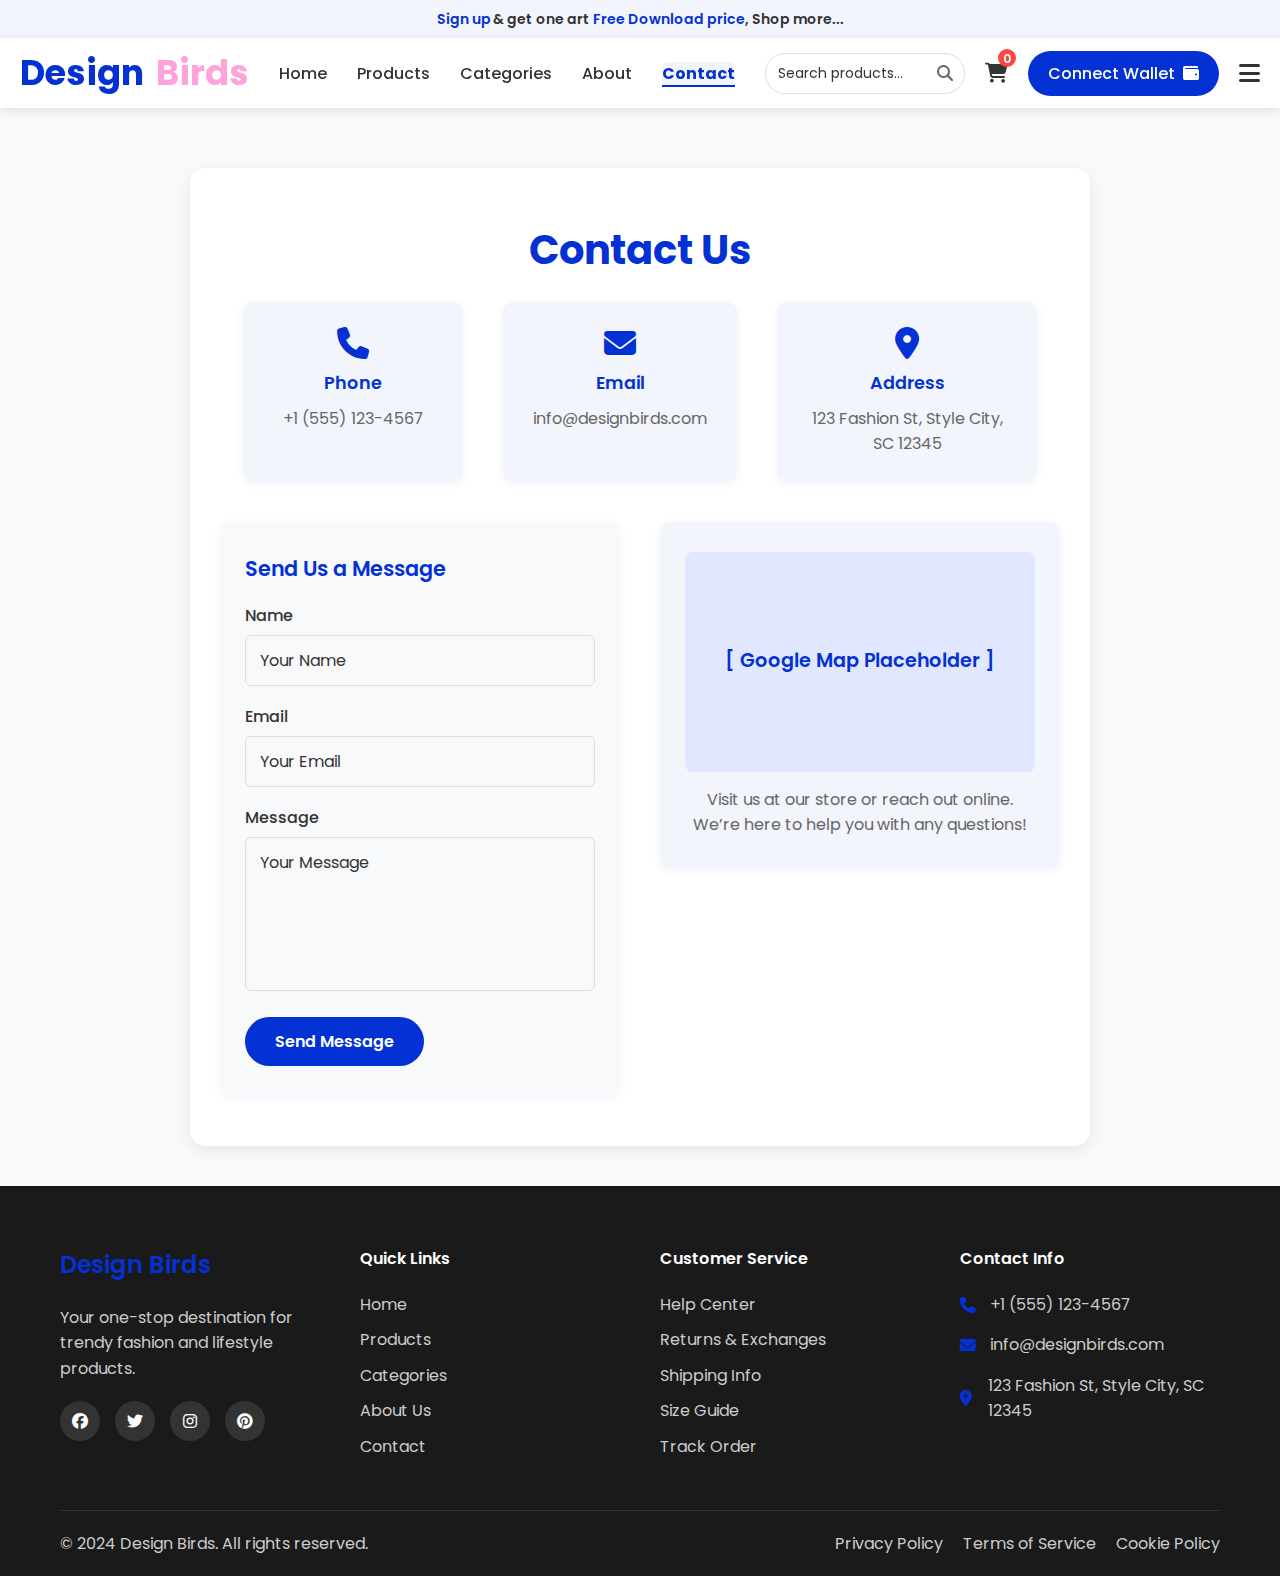
<file: contact.html>
<!DOCTYPE html>
<html lang="en">
<head>
    <meta charset="UTF-8">
    <meta name="viewport" content="width=device-width, initial-scale=1.0">
    <title>Contact Us | Design Birds</title>
    <link rel="stylesheet" href="css/reset.css">
    <link rel="stylesheet" href="css/styles.css">
    <link rel="stylesheet" href="css/mobile.css">
    <link href="https://fonts.googleapis.com/css2?family=Poppins:wght@400;500;600;700&display=swap" rel="stylesheet">
    <link rel="stylesheet" href="https://cdnjs.cloudflare.com/ajax/libs/font-awesome/6.5.2/css/all.min.css">
    <style>
        .contact-section {
            background: #f8f9fa;
            padding: 60px 0 40px 0;
        }
        .contact-container {
            background: #fff;
            border-radius: 15px;
            box-shadow: 0 5px 15px rgba(0,0,0,0.08);
            padding: 50px 30px;
            max-width: 900px;
            margin: 0 auto;
        }
        .contact-title {
            font-size: 2.5rem;
            font-weight: 700;
            color: #0431d4;
            margin-bottom: 20px;
            text-align: center;
        }
        .contact-info-block {
            display: flex;
            flex-wrap: wrap;
            gap: 40px;
            justify-content: center;
            margin-bottom: 40px;
        }
        .info-card {
            background: #f2f5fc;
            border-radius: 10px;
            padding: 25px 30px;
            min-width: 220px;
            max-width: 260px;
            text-align: center;
            box-shadow: 0 2px 8px rgba(4,49,212,0.06);
        }
        .info-card i {
            color: #0431d4;
            font-size: 2rem;
            margin-bottom: 10px;
        }
        .info-card h3 {
            font-size: 1.1rem;
            font-weight: 600;
            margin-bottom: 8px;
            color: #0431d4;
        }
        .info-card p {
            color: #666;
            font-size: 1rem;
        }
        .contact-form-block {
            display: flex;
            flex-wrap: wrap;
            gap: 40px;
            justify-content: space-between;
            align-items: flex-start;
        }
        .contact-form {
            flex: 1 1 320px;
            background: #f8f9fa;
            border-radius: 10px;
            padding: 30px 25px;
            box-shadow: 0 2px 8px rgba(4,49,212,0.06);
        }
        .contact-form h2 {
            color: #0431d4;
            font-size: 1.3rem;
            font-weight: 600;
            margin-bottom: 18px;
        }
        .contact-form label {
            display: block;
            font-weight: 500;
            margin-bottom: 6px;
            color: #333;
        }
        .contact-form input,
        .contact-form textarea {
            width: 100%;
            padding: 12px 14px;
            border: 1px solid #ddd;
            border-radius: 6px;
            margin-bottom: 18px;
            font-size: 1rem;
            font-family: inherit;
            resize: none;
            outline: none;
            transition: border-color 0.3s;
        }
        .contact-form input:focus,
        .contact-form textarea:focus {
            border-color: #0431d4;
        }
        .contact-form button {
            background: #0431d4;
            color: #fff;
            border: none;
            border-radius: 25px;
            padding: 12px 30px;
            font-size: 1rem;
            font-weight: 600;
            cursor: pointer;
            transition: background 0.3s;
        }
        .contact-form button:hover {
            background: #0328a8;
        }
        .map-block {
            flex: 1 1 320px;
            background: #f2f5fc;
            border-radius: 10px;
            padding: 30px 25px;
            box-shadow: 0 2px 8px rgba(4,49,212,0.06);
            display: flex;
            flex-direction: column;
            align-items: center;
            justify-content: center;
        }
        .map-placeholder {
            width: 100%;
            height: 220px;
            background: #e0e7ff;
            border-radius: 8px;
            display: flex;
            align-items: center;
            justify-content: center;
            color: #0431d4;
            font-size: 1.2rem;
            font-weight: 600;
            margin-bottom: 15px;
        }
        .map-block p {
            color: #666;
            font-size: 1rem;
            text-align: center;
        }
        @media (max-width: 900px) {
            .contact-form-block {
                flex-direction: column;
                gap: 25px;
            }
            .map-block, .contact-form {
                width: 100%;
            }
        }
        @media (max-width: 768px) {
            .contact-container {
                padding: 30px 10px;
            }
            .contact-info-block {
                flex-direction: column;
                gap: 18px;
            }
        }
    </style>
</head>
<body>
    <div class="nav-alert">
        <span style="color: #0431d4; margin-right: 2px;">Sign up</span>
        & get one art <span style="color: #0431d4; margin-right: 0px; margin-left: 3px;">Free Download price</span> ,
        Shop more...
    </div>
    <nav id="navbar">
        <div class="navbar-logo">
            <span style="color: #0431d4; margin-right: 5px;">Design</span>
            <span style="color: #ffa3da;">Birds</span>
        </div>
        <div class="navbar-menus">
            <ul>
                <li><a href="index.html">Home</a></li>
                <li><a href="products.html">Products</a></li>
                <li><a href="index.html#categories">Categories</a></li>
                <li><a href="about.html">About</a></li>
                <li><a href="contact.html">Contact</a></li>
            </ul>
        </div>
        <div class="navbar-actions">
            <div class="search-container">
                <input type="text" placeholder="Search products..." class="search-input">
                <i class="fa-solid fa-search search-icon"></i>
            </div>
            <div class="cart-icon">
                <i class="fa-solid fa-shopping-cart"></i>
                <span class="cart-count">0</span>
            </div>
            <a href="connect-wallet.html" class="connect-wallet">Connect Wallet <i class="fa-solid fa-wallet"></i></a>
            <i class="fa-solid fa-bars fa-xl mobile-menu"></i>
        </div>
    </nav>
    <section class="contact-section">
        <div class="contact-container">
            <div class="contact-title">Contact Us</div>
            <div class="contact-info-block">
                <div class="info-card">
                    <i class="fa-solid fa-phone"></i>
                    <h3>Phone</h3>
                    <p>+1 (555) 123-4567</p>
                </div>
                <div class="info-card">
                    <i class="fa-solid fa-envelope"></i>
                    <h3>Email</h3>
                    <p>info@designbirds.com</p>
                </div>
                <div class="info-card">
                    <i class="fa-solid fa-location-dot"></i>
                    <h3>Address</h3>
                    <p>123 Fashion St, Style City, SC 12345</p>
                </div>
            </div>
            <div class="contact-form-block">
                <form class="contact-form">
                    <h2>Send Us a Message</h2>
                    <label for="name">Name</label>
                    <input type="text" id="name" name="name" placeholder="Your Name" required>
                    <label for="email">Email</label>
                    <input type="email" id="email" name="email" placeholder="Your Email" required>
                    <label for="message">Message</label>
                    <textarea id="message" name="message" rows="5" placeholder="Your Message" required></textarea>
                    <button type="submit">Send Message</button>
                </form>
                <div class="map-block">
                    <div class="map-placeholder">
                        [ Google Map Placeholder ]
                    </div>
                    <p>Visit us at our store or reach out online. We’re here to help you with any questions!</p>
                </div>
            </div>
        </div>
    </section>
    <footer class="footer">
        <div class="container">
            <div class="footer-content">
                <div class="footer-section">
                    <h3>Design Birds</h3>
                    <p>Your one-stop destination for trendy fashion and lifestyle products.</p>
                    <div class="social-links">
                        <a href="#"><i class="fa-brands fa-facebook"></i></a>
                        <a href="#"><i class="fa-brands fa-twitter"></i></a>
                        <a href="#"><i class="fa-brands fa-instagram"></i></a>
                        <a href="#"><i class="fa-brands fa-pinterest"></i></a>
                    </div>
                </div>
                <div class="footer-section">
                    <h4>Quick Links</h4>
                    <ul>
                        <li><a href="index.html">Home</a></li>
                        <li><a href="products.html">Products</a></li>
                        <li><a href="index.html#categories">Categories</a></li>
                        <li><a href="about.html">About Us</a></li>
                        <li><a href="contact.html">Contact</a></li>
                    </ul>
                </div>
                <div class="footer-section">
                    <h4>Customer Service</h4>
                    <ul>
                        <li><a href="#">Help Center</a></li>
                        <li><a href="#">Returns & Exchanges</a></li>
                        <li><a href="#">Shipping Info</a></li>
                        <li><a href="#">Size Guide</a></li>
                        <li><a href="#">Track Order</a></li>
                    </ul>
                </div>
                <div class="footer-section">
                    <h4>Contact Info</h4>
                    <div class="contact-info">
                        <p><i class="fa-solid fa-phone"></i> +1 (555) 123-4567</p>
                        <p><i class="fa-solid fa-envelope"></i> info@designbirds.com</p>
                        <p><i class="fa-solid fa-location-dot"></i> 123 Fashion St, Style City, SC 12345</p>
                    </div>
                </div>
            </div>
            <div class="footer-bottom">
                <p>&copy; 2024 Design Birds. All rights reserved.</p>
                <div class="footer-bottom-links">
                    <a href="#">Privacy Policy</a>
                    <a href="#">Terms of Service</a>
                    <a href="#">Cookie Policy</a>
                </div>
            </div>
        </div>
    </footer>
    <script>
// Highlight active menu item
const navLinks = document.querySelectorAll('.navbar-menus ul li a');
const current = window.location.pathname.split('/').pop() || 'index.html';
navLinks.forEach(link => {
  const href = link.getAttribute('href');
  if (
    (current === 'index.html' && href.includes('index.html')) ||
    (current === 'products.html' && href.includes('products.html')) ||
    (current === 'about.html' && href.includes('about.html')) ||
    (current === 'contact.html' && href.includes('contact.html')) ||
    (current === 'cart.html' && href.includes('cart.html')) ||
    (current === 'product-details.html' && href.includes('product-details.html'))
  ) {
    link.classList.add('active');
  }
});
// Mobile menu toggle
const mobileMenu = document.querySelector('.mobile-menu');
const navbarMenus = document.querySelector('.navbar-menus');
mobileMenu.addEventListener('click', () => {
  navbarMenus.classList.toggle('open');
});
</script>
</body>
</html>
</file>
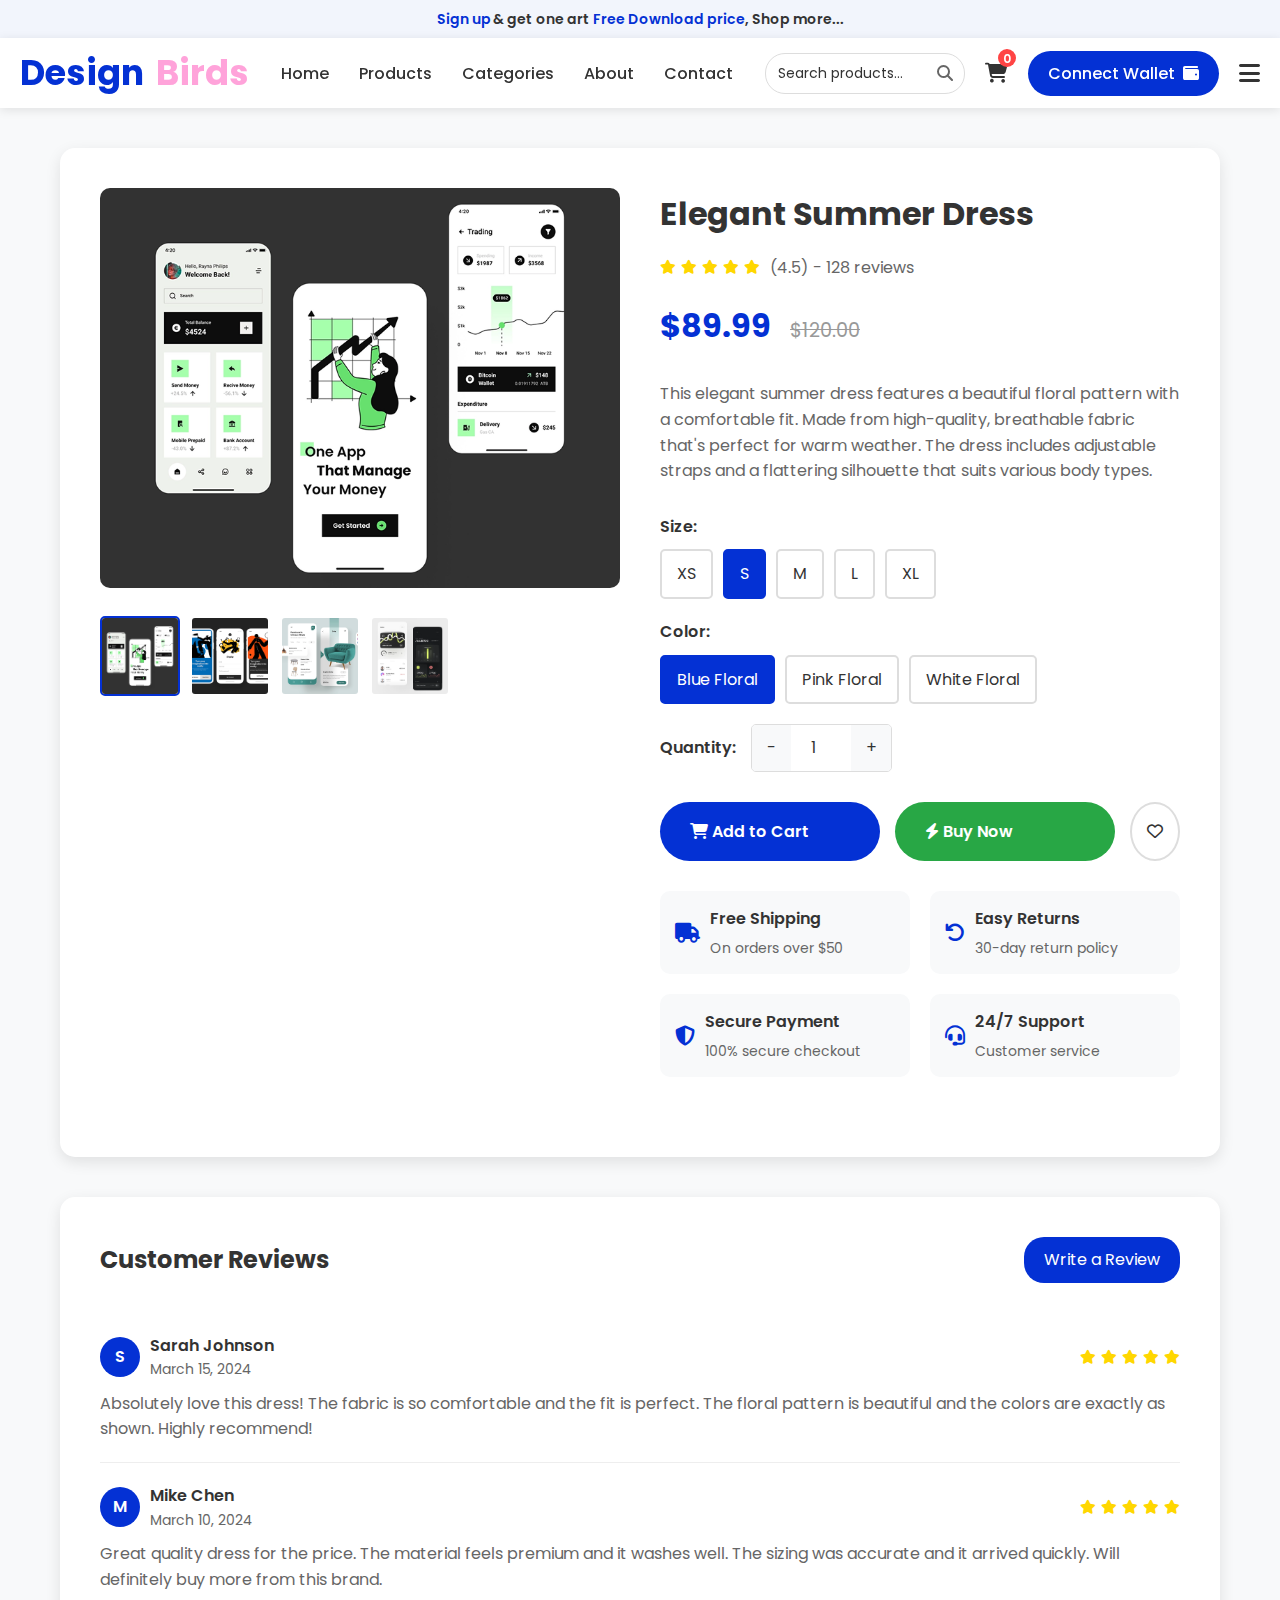
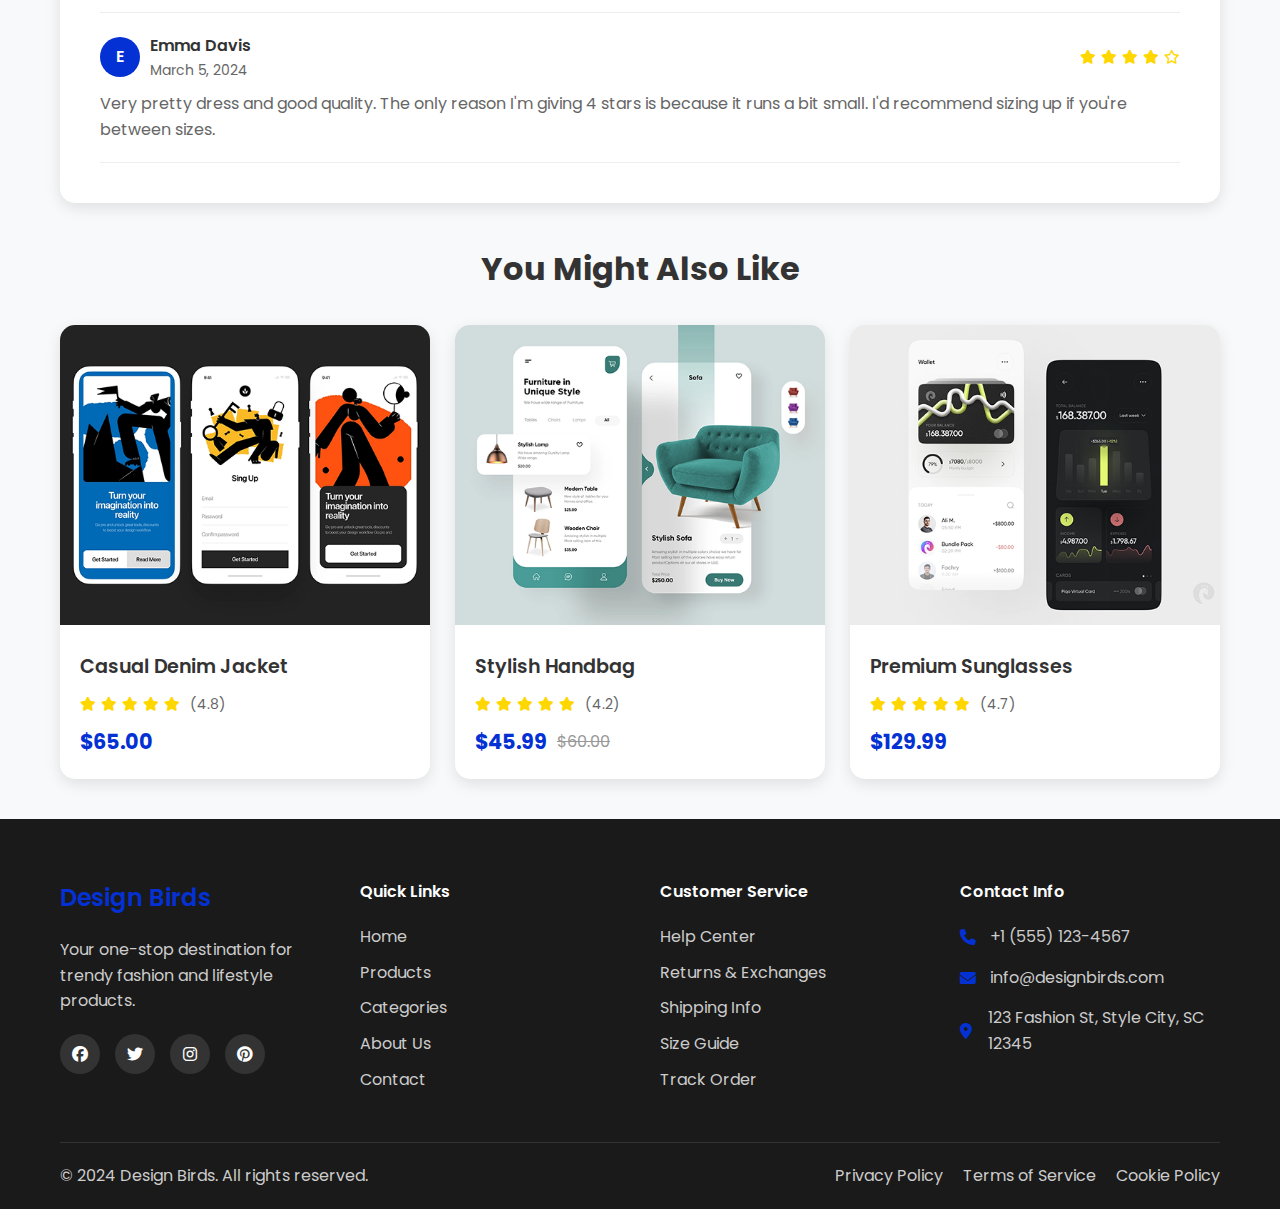
<file: product-details.html>
<!DOCTYPE html>
<html lang="en">
<head>
    <meta charset="UTF-8">
    <meta name="viewport" content="width=device-width, initial-scale=1.0">
    <title>Elegant Summer Dress | Design Birds</title>
    <link rel="stylesheet" href="css/reset.css">
    <link rel="stylesheet" href="css/styles.css">
    <link rel="stylesheet" href="css/mobile.css">
    <link href="https://fonts.googleapis.com/css2?family=Poppins:wght@400;500;600;700&display=swap" rel="stylesheet">
    <link rel="stylesheet" href="https://cdnjs.cloudflare.com/ajax/libs/font-awesome/6.5.2/css/all.min.css">
    <style>
        .product-details-page {
            padding: 40px 0;
            background-color: #f8f9fa;
            min-height: 100vh;
        }
        
        .product-container {
            background: white;
            border-radius: 15px;
            overflow: hidden;
            box-shadow: 0 5px 15px rgba(0,0,0,0.1);
            margin-bottom: 40px;
        }
        
        .product-content {
            display: grid;
            grid-template-columns: 1fr 1fr;
            gap: 40px;
            padding: 40px;
        }
        
        .product-images {
            position: relative;
        }
        
        .main-image {
            width: 100%;
            height: 400px;
            object-fit: cover;
            border-radius: 10px;
            margin-bottom: 20px;
        }
        
        .thumbnail-images {
            display: flex;
            gap: 10px;
        }
        
        .thumbnail {
            width: 80px;
            height: 80px;
            object-fit: cover;
            border-radius: 5px;
            cursor: pointer;
            border: 2px solid transparent;
            transition: border-color 0.3s ease;
        }
        
        .thumbnail.active {
            border-color: #0431d4;
        }
        
        .product-info-details h1 {
            font-size: 2rem;
            font-weight: 700;
            color: #333;
            margin-bottom: 15px;
        }
        
        .product-rating-large {
            display: flex;
            align-items: center;
            gap: 10px;
            margin-bottom: 20px;
        }
        
        .product-rating-large i {
            color: #ffd700;
            font-size: 18px;
        }
        
        .product-rating-large span {
            color: #666;
            font-size: 16px;
        }
        
        .product-price-large {
            margin-bottom: 30px;
        }
        
        .current-price-large {
            font-size: 2rem;
            font-weight: 700;
            color: #0431d4;
        }
        
        .original-price-large {
            font-size: 1.2rem;
            color: #999;
            text-decoration: line-through;
            margin-left: 15px;
        }
        
        .product-description {
            color: #666;
            line-height: 1.6;
            margin-bottom: 30px;
        }
        
        .product-options {
            margin-bottom: 30px;
        }
        
        .option-group {
            margin-bottom: 20px;
        }
        
        .option-group label {
            display: block;
            font-weight: 600;
            color: #333;
            margin-bottom: 10px;
        }
        
        .size-options, .color-options {
            display: flex;
            gap: 10px;
            flex-wrap: wrap;
        }
        
        .size-option, .color-option {
            padding: 10px 15px;
            border: 2px solid #ddd;
            border-radius: 5px;
            cursor: pointer;
            transition: all 0.3s ease;
            background: white;
        }
        
        .size-option:hover, .color-option:hover {
            border-color: #0431d4;
        }
        
        .size-option.selected, .color-option.selected {
            border-color: #0431d4;
            background: #0431d4;
            color: white;
        }
        
        .quantity-selector {
            display: flex;
            align-items: center;
            gap: 15px;
            margin-bottom: 30px;
        }
        
        .quantity-selector label {
            font-weight: 600;
            color: #333;
        }
        
        .quantity-controls {
            display: flex;
            align-items: center;
            border: 1px solid #ddd;
            border-radius: 5px;
            overflow: hidden;
        }
        
        .quantity-btn {
            padding: 10px 15px;
            border: none;
            background: #f8f9fa;
            cursor: pointer;
            transition: background-color 0.3s ease;
        }
        
        .quantity-btn:hover {
            background: #e9ecef;
        }
        
        .quantity-input {
            padding: 10px 15px;
            border: none;
            text-align: center;
            width: 60px;
            font-size: 16px;
        }
        
        .action-buttons {
            display: flex;
            gap: 15px;
            margin-bottom: 30px;
        }
        
        .btn-add-to-cart {
            flex: 1;
            padding: 15px 30px;
            background: #0431d4;
            color: white;
            border: none;
            border-radius: 30px;
            font-size: 16px;
            font-weight: 600;
            cursor: pointer;
            transition: all 0.3s ease;
        }
        
        .btn-add-to-cart:hover {
            background: #0328a8;
            transform: translateY(-2px);
        }
        
        .btn-buy-now {
            flex: 1;
            padding: 15px 30px;
            background: #28a745;
            color: white;
            border: none;
            border-radius: 30px;
            font-size: 16px;
            font-weight: 600;
            cursor: pointer;
            transition: all 0.3s ease;
        }
        
        .btn-buy-now:hover {
            background: #218838;
            transform: translateY(-2px);
        }
        
        .wishlist-btn {
            padding: 15px;
            border: 2px solid #ddd;
            background: white;
            border-radius: 50%;
            cursor: pointer;
            transition: all 0.3s ease;
        }
        
        .wishlist-btn:hover {
            border-color: #ff4444;
            color: #ff4444;
        }
        
        .product-features {
            display: grid;
            grid-template-columns: repeat(auto-fit, minmax(200px, 1fr));
            gap: 20px;
            margin-bottom: 40px;
        }
        
        .feature {
            display: flex;
            align-items: center;
            gap: 10px;
            padding: 15px;
            background: #f8f9fa;
            border-radius: 10px;
        }
        
        .feature i {
            color: #0431d4;
            font-size: 20px;
        }
        
        .feature-text h4 {
            font-weight: 600;
            color: #333;
            margin-bottom: 5px;
        }
        
        .feature-text p {
            color: #666;
            font-size: 14px;
        }
        
        /* Reviews Section */
        .reviews-section {
            background: white;
            border-radius: 15px;
            padding: 40px;
            box-shadow: 0 5px 15px rgba(0,0,0,0.1);
        }
        
        .reviews-header {
            display: flex;
            justify-content: space-between;
            align-items: center;
            margin-bottom: 30px;
        }
        
        .reviews-header h2 {
            font-size: 1.5rem;
            font-weight: 700;
            color: #333;
        }
        
        .write-review-btn {
            padding: 10px 20px;
            background: #0431d4;
            color: white;
            border: none;
            border-radius: 20px;
            cursor: pointer;
            transition: background-color 0.3s ease;
        }
        
        .write-review-btn:hover {
            background: #0328a8;
        }
        
        .review-item {
            border-bottom: 1px solid #eee;
            padding: 20px 0;
        }
        
        .review-header {
            display: flex;
            justify-content: space-between;
            align-items: center;
            margin-bottom: 10px;
        }
        
        .reviewer-info {
            display: flex;
            align-items: center;
            gap: 10px;
        }
        
        .reviewer-avatar {
            width: 40px;
            height: 40px;
            border-radius: 50%;
            background: #0431d4;
            display: flex;
            align-items: center;
            justify-content: center;
            color: white;
            font-weight: 600;
        }
        
        .reviewer-name {
            font-weight: 600;
            color: #333;
        }
        
        .review-date {
            color: #666;
            font-size: 14px;
        }
        
        .review-rating {
            display: flex;
            gap: 5px;
        }
        
        .review-rating i {
            color: #ffd700;
            font-size: 14px;
        }
        
        .review-text {
            color: #666;
            line-height: 1.6;
        }
        
        /* Related Products */
        .related-products {
            margin-top: 40px;
        }
        
        .related-products h2 {
            text-align: center;
            font-size: 2rem;
            font-weight: 700;
            color: #333;
            margin-bottom: 30px;
        }
        
        .related-grid {
            display: grid;
            grid-template-columns: repeat(auto-fit, minmax(250px, 1fr));
            gap: 25px;
        }
        
        @media (max-width: 768px) {
            .product-content {
                grid-template-columns: 1fr;
                gap: 30px;
                padding: 20px;
            }
            
            .main-image {
                height: 300px;
            }
            
            .action-buttons {
                flex-direction: column;
            }
            
            .product-features {
                grid-template-columns: 1fr;
            }
            
            .reviews-header {
                flex-direction: column;
                gap: 15px;
                text-align: center;
            }
            
            .related-grid {
                grid-template-columns: repeat(auto-fit, minmax(200px, 1fr));
                gap: 20px;
            }
        }
    </style>
</head>

<body>
    <!-- navbar alert -->
    <div class="nav-alert">
        <span style="color: #0431d4; margin-right: 2px;">Sign up</span>
        & get one art <span style="color: #0431d4; margin-right: 0px; margin-left: 3px;">Free Download price</span> ,
        Shop more...
    </div>

    <!-- navbar -->
     <nav id="navbar">
        <div class="navbar-logo">
            <span style="color: #0431d4; margin-right: 5px;">Design</span>
            <span style="color: #ffa3da;">Birds</span>
        </div>
        <div class="navbar-menus">
            <ul>
                <li><a href="index.html">Home</a></li>
                <li><a href="products.html">Products</a></li>
                <li><a href="index.html#categories">Categories</a></li>
                <li><a href="about.html">About</a></li>
                <li><a href="contact.html">Contact</a></li>
            </ul>
        </div>
        <div class="navbar-actions">
            <div class="search-container">
                <input type="text" placeholder="Search products..." class="search-input">
                <i class="fa-solid fa-search search-icon"></i>
            </div>
            <div class="cart-icon">
                <i class="fa-solid fa-shopping-cart"></i>
                <span class="cart-count">0</span>
            </div>
            <a href="connect-wallet.html" class="connect-wallet">Connect Wallet <i class="fa-solid fa-wallet"></i></a>
            <i class="fa-solid fa-bars fa-xl mobile-menu"></i>
        </div>
     </nav>

    <!-- Product Details Page Content -->
    <div class="product-details-page">
        <div class="container">
            <!-- Product Details -->
            <div class="product-container">
                <div class="product-content">
                    <!-- Product Images -->
                    <div class="product-images">
                        <img src="images/Rectangle 55.png" alt="Elegant Summer Dress" class="main-image">
                        <div class="thumbnail-images">
                            <img src="images/Rectangle 55.png" alt="Thumbnail 1" class="thumbnail active">
                            <img src="images/Rectangle 56.png" alt="Thumbnail 2" class="thumbnail">
                            <img src="images/Rectangle 57.png" alt="Thumbnail 3" class="thumbnail">
                            <img src="images/Rectangle 58.png" alt="Thumbnail 4" class="thumbnail">
                        </div>
                    </div>

                    <!-- Product Info -->
                    <div class="product-info-details">
                        <h1>Elegant Summer Dress</h1>
                        <div class="product-rating-large">
                            <div class="review-rating">
                                <i class="fa-solid fa-star"></i>
                                <i class="fa-solid fa-star"></i>
                                <i class="fa-solid fa-star"></i>
                                <i class="fa-solid fa-star"></i>
                                <i class="fa-solid fa-star"></i>
                            </div>
                            <span>(4.5) - 128 reviews</span>
                        </div>
                        
                        <div class="product-price-large">
                            <span class="current-price-large">$89.99</span>
                            <span class="original-price-large">$120.00</span>
                        </div>
                        
                        <p class="product-description">
                            This elegant summer dress features a beautiful floral pattern with a comfortable fit. 
                            Made from high-quality, breathable fabric that's perfect for warm weather. The dress 
                            includes adjustable straps and a flattering silhouette that suits various body types.
                        </p>
                        
                        <!-- Product Options -->
                        <div class="product-options">
                            <div class="option-group">
                                <label>Size:</label>
                                <div class="size-options">
                                    <div class="size-option">XS</div>
                                    <div class="size-option selected">S</div>
                                    <div class="size-option">M</div>
                                    <div class="size-option">L</div>
                                    <div class="size-option">XL</div>
                                </div>
                            </div>
                            
                            <div class="option-group">
                                <label>Color:</label>
                                <div class="color-options">
                                    <div class="color-option selected">Blue Floral</div>
                                    <div class="color-option">Pink Floral</div>
                                    <div class="color-option">White Floral</div>
                                </div>
                            </div>
                            
                            <div class="quantity-selector">
                                <label>Quantity:</label>
                                <div class="quantity-controls">
                                    <button class="quantity-btn">-</button>
                                    <input type="number" value="1" min="1" class="quantity-input">
                                    <button class="quantity-btn">+</button>
                                </div>
                            </div>
                        </div>
                        
                        <!-- Action Buttons -->
                        <div class="action-buttons">
                            <button class="btn-add-to-cart">
                                <i class="fa-solid fa-shopping-cart"></i> Add to Cart
                            </button>
                            <button class="btn-buy-now">
                                <i class="fa-solid fa-bolt"></i> Buy Now
                            </button>
                            <button class="wishlist-btn">
                                <i class="fa-regular fa-heart"></i>
                            </button>
                        </div>
                        
                        <!-- Product Features -->
                        <div class="product-features">
                            <div class="feature">
                                <i class="fa-solid fa-truck"></i>
                                <div class="feature-text">
                                    <h4>Free Shipping</h4>
                                    <p>On orders over $50</p>
                                </div>
                            </div>
                            <div class="feature">
                                <i class="fa-solid fa-undo"></i>
                                <div class="feature-text">
                                    <h4>Easy Returns</h4>
                                    <p>30-day return policy</p>
                                </div>
                            </div>
                            <div class="feature">
                                <i class="fa-solid fa-shield-alt"></i>
                                <div class="feature-text">
                                    <h4>Secure Payment</h4>
                                    <p>100% secure checkout</p>
                                </div>
                            </div>
                            <div class="feature">
                                <i class="fa-solid fa-headset"></i>
                                <div class="feature-text">
                                    <h4>24/7 Support</h4>
                                    <p>Customer service</p>
                                </div>
                            </div>
                        </div>
                    </div>
                </div>
            </div>

            <!-- Reviews Section -->
            <div class="reviews-section">
                <div class="reviews-header">
                    <h2>Customer Reviews</h2>
                    <button class="write-review-btn">Write a Review</button>
                </div>
                
                <div class="review-item">
                    <div class="review-header">
                        <div class="reviewer-info">
                            <div class="reviewer-avatar">S</div>
                            <div>
                                <div class="reviewer-name">Sarah Johnson</div>
                                <div class="review-date">March 15, 2024</div>
                            </div>
                        </div>
                        <div class="review-rating">
                            <i class="fa-solid fa-star"></i>
                            <i class="fa-solid fa-star"></i>
                            <i class="fa-solid fa-star"></i>
                            <i class="fa-solid fa-star"></i>
                            <i class="fa-solid fa-star"></i>
                        </div>
                    </div>
                    <p class="review-text">
                        Absolutely love this dress! The fabric is so comfortable and the fit is perfect. 
                        The floral pattern is beautiful and the colors are exactly as shown. Highly recommend!
                    </p>
                </div>
                
                <div class="review-item">
                    <div class="review-header">
                        <div class="reviewer-info">
                            <div class="reviewer-avatar">M</div>
                            <div>
                                <div class="reviewer-name">Mike Chen</div>
                                <div class="review-date">March 10, 2024</div>
                            </div>
                        </div>
                        <div class="review-rating">
                            <i class="fa-solid fa-star"></i>
                            <i class="fa-solid fa-star"></i>
                            <i class="fa-solid fa-star"></i>
                            <i class="fa-solid fa-star"></i>
                            <i class="fa-solid fa-star"></i>
                        </div>
                    </div>
                    <p class="review-text">
                        Great quality dress for the price. The material feels premium and it washes well. 
                        The sizing was accurate and it arrived quickly. Will definitely buy more from this brand.
                    </p>
                </div>
                
                <div class="review-item">
                    <div class="review-header">
                        <div class="reviewer-info">
                            <div class="reviewer-avatar">E</div>
                            <div>
                                <div class="reviewer-name">Emma Davis</div>
                                <div class="review-date">March 5, 2024</div>
                            </div>
                        </div>
                        <div class="review-rating">
                            <i class="fa-solid fa-star"></i>
                            <i class="fa-solid fa-star"></i>
                            <i class="fa-solid fa-star"></i>
                            <i class="fa-solid fa-star"></i>
                            <i class="fa-regular fa-star"></i>
                        </div>
                    </div>
                    <p class="review-text">
                        Very pretty dress and good quality. The only reason I'm giving 4 stars is because 
                        it runs a bit small. I'd recommend sizing up if you're between sizes.
                    </p>
                </div>
            </div>

            <!-- Related Products -->
            <div class="related-products">
                <h2>You Might Also Like</h2>
                <div class="related-grid">
                    <div class="product-card">
                        <div class="product-image">
                            <img src="images/Rectangle 56.png" alt="Casual Denim Jacket">
                            <div class="product-overlay">
                                <button class="quick-view">Quick View</button>
                                <button class="add-to-cart">Add to Cart</button>
                            </div>
                        </div>
                        <div class="product-info">
                            <h3>Casual Denim Jacket</h3>
                            <div class="product-rating">
                                <i class="fa-solid fa-star"></i>
                                <i class="fa-solid fa-star"></i>
                                <i class="fa-solid fa-star"></i>
                                <i class="fa-solid fa-star"></i>
                                <i class="fa-solid fa-star"></i>
                                <span>(4.8)</span>
                            </div>
                            <div class="product-price">
                                <span class="current-price">$65.00</span>
                            </div>
                        </div>
                    </div>

                    <div class="product-card">
                        <div class="product-image">
                            <img src="images/Rectangle 57.png" alt="Stylish Handbag">
                            <div class="product-overlay">
                                <button class="quick-view">Quick View</button>
                                <button class="add-to-cart">Add to Cart</button>
                            </div>
                        </div>
                        <div class="product-info">
                            <h3>Stylish Handbag</h3>
                            <div class="product-rating">
                                <i class="fa-solid fa-star"></i>
                                <i class="fa-solid fa-star"></i>
                                <i class="fa-solid fa-star"></i>
                                <i class="fa-solid fa-star"></i>
                                <i class="fa-solid fa-star"></i>
                                <span>(4.2)</span>
                            </div>
                            <div class="product-price">
                                <span class="current-price">$45.99</span>
                                <span class="original-price">$60.00</span>
                            </div>
                        </div>
                    </div>

                    <div class="product-card">
                        <div class="product-image">
                            <img src="images/Rectangle 58.png" alt="Premium Sunglasses">
                            <div class="product-overlay">
                                <button class="quick-view">Quick View</button>
                                <button class="add-to-cart">Add to Cart</button>
                            </div>
                        </div>
                        <div class="product-info">
                            <h3>Premium Sunglasses</h3>
                            <div class="product-rating">
                                <i class="fa-solid fa-star"></i>
                                <i class="fa-solid fa-star"></i>
                                <i class="fa-solid fa-star"></i>
                                <i class="fa-solid fa-star"></i>
                                <i class="fa-solid fa-star"></i>
                                <span>(4.7)</span>
                            </div>
                            <div class="product-price">
                                <span class="current-price">$129.99</span>
                            </div>
                        </div>
                    </div>
                </div>
            </div>
        </div>
    </div>

    <!-- Footer -->
    <footer class="footer">
        <div class="container">
            <div class="footer-content">
                <div class="footer-section">
                    <h3>Design Birds</h3>
                    <p>Your one-stop destination for trendy fashion and lifestyle products.</p>
                    <div class="social-links">
                        <a href="#"><i class="fa-brands fa-facebook"></i></a>
                        <a href="#"><i class="fa-brands fa-twitter"></i></a>
                        <a href="#"><i class="fa-brands fa-instagram"></i></a>
                        <a href="#"><i class="fa-brands fa-pinterest"></i></a>
                    </div>
                </div>
                <div class="footer-section">
                    <h4>Quick Links</h4>
                    <ul>
                        <li><a href="index.html">Home</a></li>
                        <li><a href="products.html">Products</a></li>
                        <li><a href="index.html#categories">Categories</a></li>
                        <li><a href="#about">About Us</a></li>
                        <li><a href="#contact">Contact</a></li>
                    </ul>
                </div>
                <div class="footer-section">
                    <h4>Customer Service</h4>
                    <ul>
                        <li><a href="#">Help Center</a></li>
                        <li><a href="#">Returns & Exchanges</a></li>
                        <li><a href="#">Shipping Info</a></li>
                        <li><a href="#">Size Guide</a></li>
                        <li><a href="#">Track Order</a></li>
                    </ul>
                </div>
                <div class="footer-section">
                    <h4>Contact Info</h4>
                    <div class="contact-info">
                        <p><i class="fa-solid fa-phone"></i> +1 (555) 123-4567</p>
                        <p><i class="fa-solid fa-envelope"></i> info@designbirds.com</p>
                        <p><i class="fa-solid fa-location-dot"></i> 123 Fashion St, Style City, SC 12345</p>
                    </div>
                </div>
            </div>
            <div class="footer-bottom">
                <p>&copy; 2024 Design Birds. All rights reserved.</p>
                <div class="footer-bottom-links">
                    <a href="#">Privacy Policy</a>
                    <a href="#">Terms of Service</a>
                    <a href="#">Cookie Policy</a>
                </div>
            </div>
        </div>
    </footer>
    <script>
// Highlight active menu item
const navLinks = document.querySelectorAll('.navbar-menus ul li a');
const current = window.location.pathname.split('/').pop() || 'index.html';
navLinks.forEach(link => {
  const href = link.getAttribute('href');
  if (
    (current === 'index.html' && href.includes('index.html')) ||
    (current === 'products.html' && href.includes('products.html')) ||
    (current === 'about.html' && href.includes('about.html')) ||
    (current === 'contact.html' && href.includes('contact.html')) ||
    (current === 'cart.html' && href.includes('cart.html')) ||
    (current === 'product-details.html' && href.includes('product-details.html'))
  ) {
    link.classList.add('active');
  }
});
// Mobile menu toggle
const mobileMenu = document.querySelector('.mobile-menu');
const navbarMenus = document.querySelector('.navbar-menus');
mobileMenu.addEventListener('click', () => {
  navbarMenus.classList.toggle('open');
});
</script>
</body>
</html>
</file>
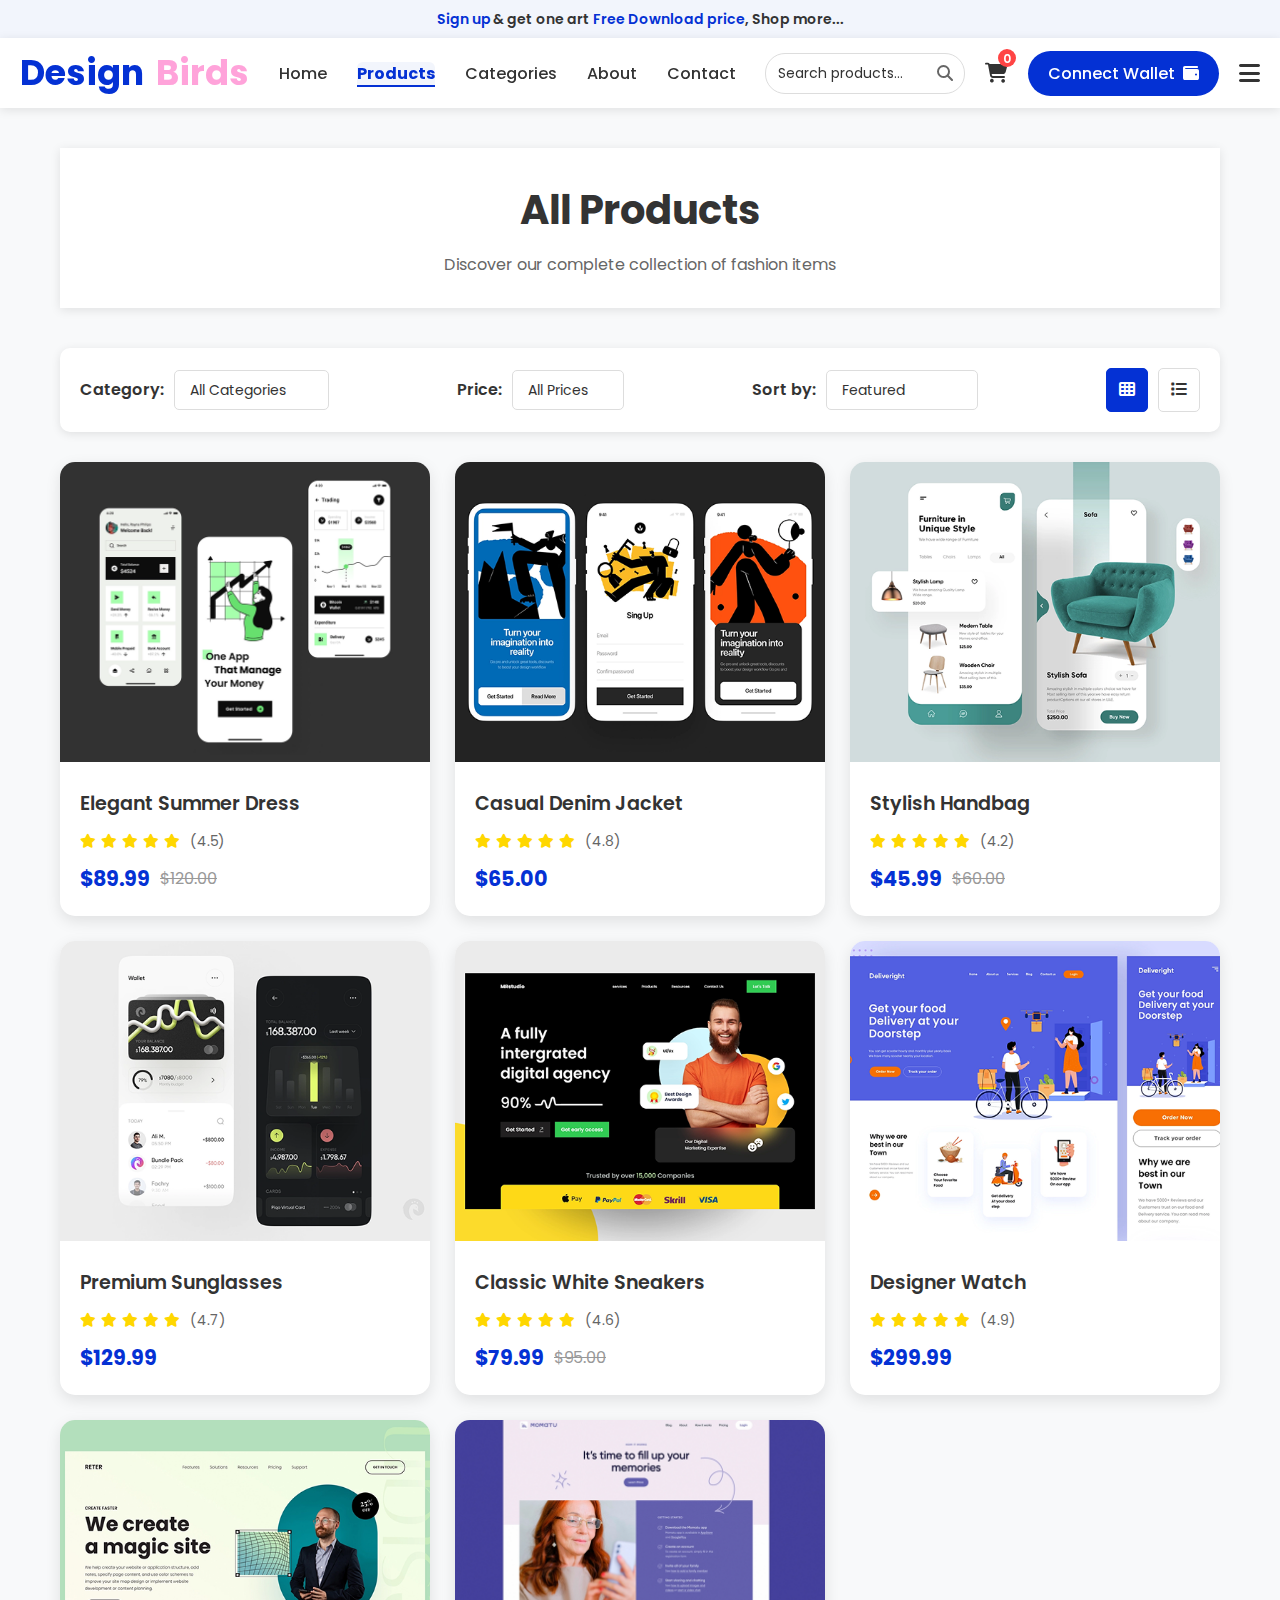
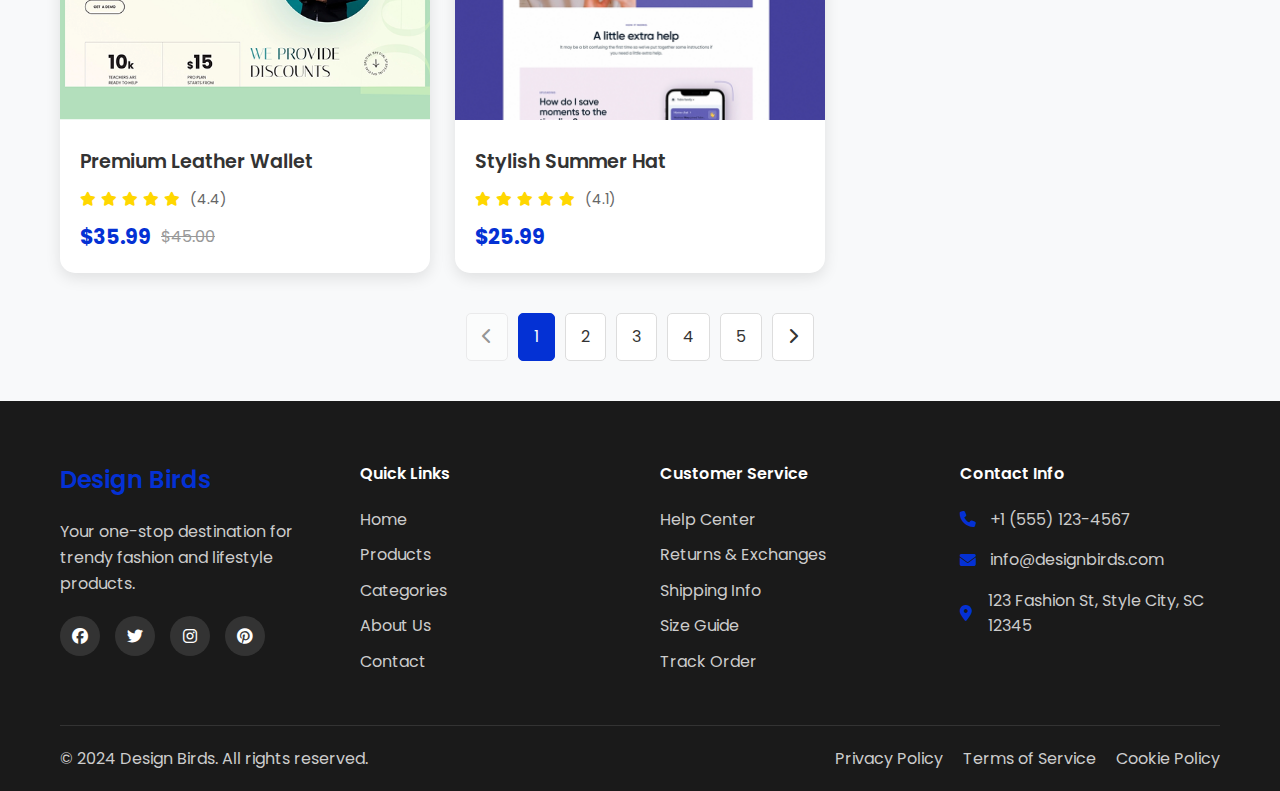
<file: products.html>
<!DOCTYPE html>
<html lang="en">
<head>
    <meta charset="UTF-8">
    <meta name="viewport" content="width=device-width, initial-scale=1.0">
    <title>Products | Design Birds</title>
    <link rel="stylesheet" href="css/reset.css">
    <link rel="stylesheet" href="css/styles.css">
    <link rel="stylesheet" href="css/mobile.css">
    <link href="https://fonts.googleapis.com/css2?family=Poppins:wght@400;500;600;700&display=swap" rel="stylesheet">
    <link rel="stylesheet" href="https://cdnjs.cloudflare.com/ajax/libs/font-awesome/6.5.2/css/all.min.css">
    <style>
        .products-page {
            padding: 40px 0;
            background-color: #f8f9fa;
            min-height: 100vh;
        }
        
        .products-header {
            background: white;
            padding: 30px 0;
            margin-bottom: 40px;
            box-shadow: 0 2px 10px rgba(0,0,0,0.1);
        }
        
        .products-header h1 {
            text-align: center;
            font-size: 2.5rem;
            font-weight: 700;
            color: #333;
            margin-bottom: 10px;
        }
        
        .products-header p {
            text-align: center;
            color: #666;
            font-size: 16px;
        }
        
        .filters-section {
            background: white;
            padding: 20px;
            border-radius: 10px;
            margin-bottom: 30px;
            box-shadow: 0 2px 10px rgba(0,0,0,0.1);
        }
        
        .filters-row {
            display: flex;
            justify-content: space-between;
            align-items: center;
            flex-wrap: wrap;
            gap: 20px;
        }
        
        .filter-group {
            display: flex;
            align-items: center;
            gap: 10px;
        }
        
        .filter-group label {
            font-weight: 600;
            color: #333;
        }
        
        .filter-group select {
            padding: 8px 15px;
            border: 1px solid #ddd;
            border-radius: 5px;
            background: white;
            font-size: 14px;
            outline: none;
        }
        
        .filter-group select:focus {
            border-color: #0431d4;
        }
        
        .view-options {
            display: flex;
            gap: 10px;
        }
        
        .view-btn {
            padding: 8px 12px;
            border: 1px solid #ddd;
            background: white;
            border-radius: 5px;
            cursor: pointer;
            transition: all 0.3s ease;
        }
        
        .view-btn.active {
            background: #0431d4;
            color: white;
            border-color: #0431d4;
        }
        
        .products-grid {
            display: grid;
            grid-template-columns: repeat(auto-fill, minmax(280px, 1fr));
            gap: 25px;
            margin-bottom: 40px;
        }
        
        .pagination {
            display: flex;
            justify-content: center;
            align-items: center;
            gap: 10px;
            margin-top: 40px;
        }
        
        .page-btn {
            padding: 10px 15px;
            border: 1px solid #ddd;
            background: white;
            border-radius: 5px;
            cursor: pointer;
            transition: all 0.3s ease;
            text-decoration: none;
            color: #333;
        }
        
        .page-btn:hover, .page-btn.active {
            background: #0431d4;
            color: white;
            border-color: #0431d4;
        }
        
        .page-btn.disabled {
            opacity: 0.5;
            cursor: not-allowed;
        }
        
        @media (max-width: 768px) {
            .filters-row {
                flex-direction: column;
                align-items: stretch;
            }
            
            .filter-group {
                justify-content: space-between;
            }
            
            .products-grid {
                grid-template-columns: repeat(auto-fill, minmax(250px, 1fr));
                gap: 20px;
            }
        }
    </style>
</head>

<body>
    <!-- navbar alert -->
    <div class="nav-alert">
        <span style="color: #0431d4; margin-right: 2px;">Sign up</span>
        & get one art <span style="color: #0431d4; margin-right: 0px; margin-left: 3px;">Free Download price</span> ,
        Shop more...
    </div>

    <!-- navbar -->
     <nav id="navbar">
        <div class="navbar-logo">
            <span style="color: #0431d4; margin-right: 5px;">Design</span>
            <span style="color: #ffa3da;">Birds</span>
        </div>
        <div class="navbar-menus">
            <ul>
                <li><a href="index.html">Home</a></li>
                <li><a href="products.html">Products</a></li>
                <li><a href="index.html#categories">Categories</a></li>
                <li><a href="about.html">About</a></li>
                <li><a href="contact.html">Contact</a></li>
            </ul>
        </div>
        <div class="navbar-actions">
            <div class="search-container">
                <input type="text" placeholder="Search products..." class="search-input">
                <i class="fa-solid fa-search search-icon"></i>
            </div>
            <div class="cart-icon">
                <i class="fa-solid fa-shopping-cart"></i>
                <span class="cart-count">0</span>
            </div>
            <a href="connect-wallet.html" class="connect-wallet">Connect Wallet <i class="fa-solid fa-wallet"></i></a>
            <i class="fa-solid fa-bars fa-xl mobile-menu"></i>
        </div>
     </nav>

    <!-- Products Page Content -->
    <div class="products-page">
        <div class="container">
            <!-- Products Header -->
            <div class="products-header">
                <h1>All Products</h1>
                <p>Discover our complete collection of fashion items</p>
            </div>

            <!-- Filters Section -->
            <div class="filters-section">
                <div class="filters-row">
                    <div class="filter-group">
                        <label>Category:</label>
                        <select>
                            <option>All Categories</option>
                            <option>Women's Fashion</option>
                            <option>Men's Fashion</option>
                            <option>Accessories</option>
                            <option>Footwear</option>
                        </select>
                    </div>
                    <div class="filter-group">
                        <label>Price:</label>
                        <select>
                            <option>All Prices</option>
                            <option>Under $50</option>
                            <option>$50 - $100</option>
                            <option>$100 - $200</option>
                            <option>Over $200</option>
                        </select>
                    </div>
                    <div class="filter-group">
                        <label>Sort by:</label>
                        <select>
                            <option>Featured</option>
                            <option>Price: Low to High</option>
                            <option>Price: High to Low</option>
                            <option>Newest First</option>
                            <option>Best Rated</option>
                        </select>
                    </div>
                    <div class="view-options">
                        <button class="view-btn active"><i class="fa-solid fa-th"></i></button>
                        <button class="view-btn"><i class="fa-solid fa-list"></i></button>
                    </div>
                </div>
            </div>

            <!-- Products Grid -->
            <div class="products-grid">
                <!-- Product 1 -->
                <div class="product-card">
                    <div class="product-image">
                        <img src="images/Rectangle 55.png" alt="Elegant Summer Dress">
                        <div class="product-overlay">
                            <button class="quick-view">Quick View</button>
                            <button class="add-to-cart">Add to Cart</button>
                        </div>
                    </div>
                    <div class="product-info">
                        <h3>Elegant Summer Dress</h3>
                        <div class="product-rating">
                            <i class="fa-solid fa-star"></i>
                            <i class="fa-solid fa-star"></i>
                            <i class="fa-solid fa-star"></i>
                            <i class="fa-solid fa-star"></i>
                            <i class="fa-solid fa-star"></i>
                            <span>(4.5)</span>
                        </div>
                        <div class="product-price">
                            <span class="current-price">$89.99</span>
                            <span class="original-price">$120.00</span>
                        </div>
                    </div>
                </div>

                <!-- Product 2 -->
                <div class="product-card">
                    <div class="product-image">
                        <img src="images/Rectangle 56.png" alt="Casual Denim Jacket">
                        <div class="product-overlay">
                            <button class="quick-view">Quick View</button>
                            <button class="add-to-cart">Add to Cart</button>
                        </div>
                    </div>
                    <div class="product-info">
                        <h3>Casual Denim Jacket</h3>
                        <div class="product-rating">
                            <i class="fa-solid fa-star"></i>
                            <i class="fa-solid fa-star"></i>
                            <i class="fa-solid fa-star"></i>
                            <i class="fa-solid fa-star"></i>
                            <i class="fa-solid fa-star"></i>
                            <span>(4.8)</span>
                        </div>
                        <div class="product-price">
                            <span class="current-price">$65.00</span>
                        </div>
                    </div>
                </div>

                <!-- Product 3 -->
                <div class="product-card">
                    <div class="product-image">
                        <img src="images/Rectangle 57.png" alt="Stylish Handbag">
                        <div class="product-overlay">
                            <button class="quick-view">Quick View</button>
                            <button class="add-to-cart">Add to Cart</button>
                        </div>
                    </div>
                    <div class="product-info">
                        <h3>Stylish Handbag</h3>
                        <div class="product-rating">
                            <i class="fa-solid fa-star"></i>
                            <i class="fa-solid fa-star"></i>
                            <i class="fa-solid fa-star"></i>
                            <i class="fa-solid fa-star"></i>
                            <i class="fa-solid fa-star"></i>
                            <span>(4.2)</span>
                        </div>
                        <div class="product-price">
                            <span class="current-price">$45.99</span>
                            <span class="original-price">$60.00</span>
                        </div>
                    </div>
                </div>

                <!-- Product 4 -->
                <div class="product-card">
                    <div class="product-image">
                        <img src="images/Rectangle 58.png" alt="Premium Sunglasses">
                        <div class="product-overlay">
                            <button class="quick-view">Quick View</button>
                            <button class="add-to-cart">Add to Cart</button>
                        </div>
                    </div>
                    <div class="product-info">
                        <h3>Premium Sunglasses</h3>
                        <div class="product-rating">
                            <i class="fa-solid fa-star"></i>
                            <i class="fa-solid fa-star"></i>
                            <i class="fa-solid fa-star"></i>
                            <i class="fa-solid fa-star"></i>
                            <i class="fa-solid fa-star"></i>
                            <span>(4.7)</span>
                        </div>
                        <div class="product-price">
                            <span class="current-price">$129.99</span>
                        </div>
                    </div>
                </div>

                <!-- Product 5 -->
                <div class="product-card">
                    <div class="product-image">
                        <img src="images/Rectangle 51.png" alt="Classic White Sneakers">
                        <div class="product-overlay">
                            <button class="quick-view">Quick View</button>
                            <button class="add-to-cart">Add to Cart</button>
                        </div>
                    </div>
                    <div class="product-info">
                        <h3>Classic White Sneakers</h3>
                        <div class="product-rating">
                            <i class="fa-solid fa-star"></i>
                            <i class="fa-solid fa-star"></i>
                            <i class="fa-solid fa-star"></i>
                            <i class="fa-solid fa-star"></i>
                            <i class="fa-solid fa-star"></i>
                            <span>(4.6)</span>
                        </div>
                        <div class="product-price">
                            <span class="current-price">$79.99</span>
                            <span class="original-price">$95.00</span>
                        </div>
                    </div>
                </div>

                <!-- Product 6 -->
                <div class="product-card">
                    <div class="product-image">
                        <img src="images/Rectangle 53.png" alt="Designer Watch">
                        <div class="product-overlay">
                            <button class="quick-view">Quick View</button>
                            <button class="add-to-cart">Add to Cart</button>
                        </div>
                    </div>
                    <div class="product-info">
                        <h3>Designer Watch</h3>
                        <div class="product-rating">
                            <i class="fa-solid fa-star"></i>
                            <i class="fa-solid fa-star"></i>
                            <i class="fa-solid fa-star"></i>
                            <i class="fa-solid fa-star"></i>
                            <i class="fa-solid fa-star"></i>
                            <span>(4.9)</span>
                        </div>
                        <div class="product-price">
                            <span class="current-price">$299.99</span>
                        </div>
                    </div>
                </div>

                <!-- Product 7 -->
                <div class="product-card">
                    <div class="product-image">
                        <img src="images/Rectangle 49.png" alt="Leather Wallet">
                        <div class="product-overlay">
                            <button class="quick-view">Quick View</button>
                            <button class="add-to-cart">Add to Cart</button>
                        </div>
                    </div>
                    <div class="product-info">
                        <h3>Premium Leather Wallet</h3>
                        <div class="product-rating">
                            <i class="fa-solid fa-star"></i>
                            <i class="fa-solid fa-star"></i>
                            <i class="fa-solid fa-star"></i>
                            <i class="fa-solid fa-star"></i>
                            <i class="fa-solid fa-star"></i>
                            <span>(4.4)</span>
                        </div>
                        <div class="product-price">
                            <span class="current-price">$35.99</span>
                            <span class="original-price">$45.00</span>
                        </div>
                    </div>
                </div>

                <!-- Product 8 -->
                <div class="product-card">
                    <div class="product-image">
                        <img src="images/Rectangle 47.png" alt="Summer Hat">
                        <div class="product-overlay">
                            <button class="quick-view">Quick View</button>
                            <button class="add-to-cart">Add to Cart</button>
                        </div>
                    </div>
                    <div class="product-info">
                        <h3>Stylish Summer Hat</h3>
                        <div class="product-rating">
                            <i class="fa-solid fa-star"></i>
                            <i class="fa-solid fa-star"></i>
                            <i class="fa-solid fa-star"></i>
                            <i class="fa-solid fa-star"></i>
                            <i class="fa-solid fa-star"></i>
                            <span>(4.1)</span>
                        </div>
                        <div class="product-price">
                            <span class="current-price">$25.99</span>
                        </div>
                    </div>
                </div>
            </div>

            <!-- Pagination -->
            <div class="pagination">
                <a href="#" class="page-btn disabled"><i class="fa-solid fa-chevron-left"></i></a>
                <a href="#" class="page-btn active">1</a>
                <a href="#" class="page-btn">2</a>
                <a href="#" class="page-btn">3</a>
                <a href="#" class="page-btn">4</a>
                <a href="#" class="page-btn">5</a>
                <a href="#" class="page-btn"><i class="fa-solid fa-chevron-right"></i></a>
            </div>
        </div>
    </div>

    <!-- Footer -->
    <footer class="footer">
        <div class="container">
            <div class="footer-content">
                <div class="footer-section">
                    <h3>Design Birds</h3>
                    <p>Your one-stop destination for trendy fashion and lifestyle products.</p>
                    <div class="social-links">
                        <a href="#"><i class="fa-brands fa-facebook"></i></a>
                        <a href="#"><i class="fa-brands fa-twitter"></i></a>
                        <a href="#"><i class="fa-brands fa-instagram"></i></a>
                        <a href="#"><i class="fa-brands fa-pinterest"></i></a>
                    </div>
                </div>
                <div class="footer-section">
                    <h4>Quick Links</h4>
                    <ul>
                        <li><a href="index.html">Home</a></li>
                        <li><a href="products.html">Products</a></li>
                        <li><a href="index.html#categories">Categories</a></li>
                        <li><a href="#about">About Us</a></li>
                        <li><a href="#contact">Contact</a></li>
                    </ul>
                </div>
                <div class="footer-section">
                    <h4>Customer Service</h4>
                    <ul>
                        <li><a href="#">Help Center</a></li>
                        <li><a href="#">Returns & Exchanges</a></li>
                        <li><a href="#">Shipping Info</a></li>
                        <li><a href="#">Size Guide</a></li>
                        <li><a href="#">Track Order</a></li>
                    </ul>
                </div>
                <div class="footer-section">
                    <h4>Contact Info</h4>
                    <div class="contact-info">
                        <p><i class="fa-solid fa-phone"></i> +1 (555) 123-4567</p>
                        <p><i class="fa-solid fa-envelope"></i> info@designbirds.com</p>
                        <p><i class="fa-solid fa-location-dot"></i> 123 Fashion St, Style City, SC 12345</p>
                    </div>
                </div>
            </div>
            <div class="footer-bottom">
                <p>&copy; 2024 Design Birds. All rights reserved.</p>
                <div class="footer-bottom-links">
                    <a href="#">Privacy Policy</a>
                    <a href="#">Terms of Service</a>
                    <a href="#">Cookie Policy</a>
                </div>
            </div>
        </div>
    </footer>
    <script>
// Highlight active menu item
const navLinks = document.querySelectorAll('.navbar-menus ul li a');
const current = window.location.pathname.split('/').pop() || 'index.html';
navLinks.forEach(link => {
  const href = link.getAttribute('href');
  if (
    (current === 'index.html' && href.includes('index.html')) ||
    (current === 'products.html' && href.includes('products.html')) ||
    (current === 'about.html' && href.includes('about.html')) ||
    (current === 'contact.html' && href.includes('contact.html')) ||
    (current === 'cart.html' && href.includes('cart.html')) ||
    (current === 'product-details.html' && href.includes('product-details.html'))
  ) {
    link.classList.add('active');
  }
});
// Mobile menu toggle
const mobileMenu = document.querySelector('.mobile-menu');
const navbarMenus = document.querySelector('.navbar-menus');
mobileMenu.addEventListener('click', () => {
  navbarMenus.classList.toggle('open');
});
</script>
</body>
</html>
</file>
<file: css/styles.css>
/* Global Styles */
* {
    margin: 0;
    padding: 0;
    box-sizing: border-box;
}

body {
    font-family: 'Poppins', sans-serif;
    line-height: 1.6;
    color: #333;
}

.container {
    max-width: 1200px;
    margin: 0 auto;
    padding: 0 20px;
}

/* Navigation Alert */
.nav-alert {
    width: 100vw;
    height: fit-content;
    padding: 8px;
    background-color: #f2f5fc;
    font-family: poppins;
    display: flex;
    justify-content: center;
    align-items: center;
    font-weight: 600;
    font-size: clamp(12px, 1.5vw, 14px);
    white-space: nowrap;
}

/* Navbar */
#navbar {
    width: 100vw;
    height: 70px;
    padding: 10px 20px;
    background-color: #ffffff;
    display: flex;
    justify-content: space-between;
    align-items: center;
    box-shadow: 0 2px 10px rgba(0,0,0,0.1);
    position: sticky;
    top: 0;
    z-index: 1000;
}

.navbar-logo {
    font-family: "Poppins";
    font-size: clamp(20px, 3vw, 35px);
    font-weight: 700;
    white-space: nowrap;
}

.navbar-menus ul {
    display: flex;
    list-style: none;
    gap: 30px;
    font-family: "Poppins";
    font-weight: 500;
}

.navbar-menus ul li a {
    text-decoration: none;
    color: #333;
    transition: color 0.3s ease;
}

.navbar-menus ul li a:hover {
    color: #0431d4;
}

.navbar-menus ul li a.active {
    color: #0431d4;
    font-weight: 700;
    border-bottom: 2.5px solid #0431d4;
    background: #f2f5fc;
    border-radius: 6px 6px 0 0;
    transition: all 0.2s;
}

.navbar-actions {
    display: flex;
    align-items: center;
    gap: 20px;
}

.search-container {
    position: relative;
    display: flex;
    align-items: center;
}

.search-input {
    padding: 8px 35px 8px 12px;
    border: 1px solid #ddd;
    border-radius: 20px;
    width: 200px;
    font-size: 14px;
    outline: none;
    transition: border-color 0.3s ease;
}

.search-input:focus {
    border-color: #0431d4;
}

.search-icon {
    position: absolute;
    right: 12px;
    color: #666;
    cursor: pointer;
}

.cart-icon {
    position: relative;
    cursor: pointer;
    font-size: 20px;
    color: #333;
}

.cart-count {
    position: absolute;
    top: -8px;
    right: -8px;
    background-color: #ff4444;
    color: white;
    border-radius: 50%;
    width: 18px;
    height: 18px;
    display: flex;
    align-items: center;
    justify-content: center;
    font-size: 12px;
    font-weight: 600;
}

.connect-wallet {
    background-color: #0431d4;
    color: white;
    font-family: "Poppins";
    font-weight: 500;
    padding: 10px 20px;
    border: none;
    border-radius: 25px;
    cursor: pointer;
    display: flex;
    align-items: center;
    gap: 8px;
    transition: background-color 0.3s ease;
}

.connect-wallet:hover {
    background-color: #0328a8;
}

.mobile-menu {
    display: none;
    cursor: pointer;
}

/* Hero Section */
.hero {
    display: flex;
    align-items: center;
    min-height: 80vh;
    background: linear-gradient(135deg, #f5f7fa 0%, #c3cfe2 100%);
    padding: 60px 20px;
}

.hero-content {
    flex: 1;
    max-width: 600px;
    margin-right: 60px;
}

.hero-content h1 {
    font-size: clamp(2.5rem, 5vw, 4rem);
    font-weight: 700;
    margin-bottom: 20px;
    color: #333;
    line-height: 1.2;
}

.hero-content p {
    font-size: 18px;
    color: #666;
    margin-bottom: 30px;
    line-height: 1.6;
}

.hero-buttons {
    display: flex;
    gap: 20px;
    flex-wrap: wrap;
}

.btn-primary {
    background-color: #0431d4;
    color: white;
    padding: 15px 30px;
    border: none;
    border-radius: 30px;
    font-size: 16px;
    font-weight: 600;
    cursor: pointer;
    transition: all 0.3s ease;
    text-decoration: none;
    display: inline-block;
}

.btn-primary:hover {
    background-color: #0328a8;
    transform: translateY(-2px);
    box-shadow: 0 5px 15px rgba(4, 49, 212, 0.3);
}

.btn-secondary {
    background-color: transparent;
    color: #0431d4;
    padding: 15px 30px;
    border: 2px solid #0431d4;
    border-radius: 30px;
    font-size: 16px;
    font-weight: 600;
    cursor: pointer;
    transition: all 0.3s ease;
}

.btn-secondary:hover {
    background-color: #0431d4;
    color: white;
    transform: translateY(-2px);
}

.hero-image {
    flex: 1;
    display: flex;
    justify-content: center;
    align-items: center;
}

.hero-image img {
    max-width: 100%;
    height: auto;
    border-radius: 20px;
    box-shadow: 0 20px 40px rgba(0,0,0,0.1);
}

/* Categories Section */
.categories {
    padding: 80px 0;
    background-color: #f8f9fa;
}

.categories h2 {
    text-align: center;
    font-size: 2.5rem;
    font-weight: 700;
    margin-bottom: 50px;
    color: #333;
}

.category-grid {
    display: grid;
    grid-template-columns: repeat(auto-fit, minmax(250px, 1fr));
    gap: 30px;
    margin-top: 40px;
}

.category-card {
    background: white;
    border-radius: 15px;
    overflow: hidden;
    box-shadow: 0 5px 15px rgba(0,0,0,0.1);
    transition: transform 0.3s ease, box-shadow 0.3s ease;
    cursor: pointer;
}

.category-card:hover {
    transform: translateY(-10px);
    box-shadow: 0 15px 30px rgba(0,0,0,0.2);
}

.category-card img {
    width: 100%;
    height: 200px;
    object-fit: cover;
}

.category-card h3 {
    padding: 20px 20px 10px;
    font-size: 1.3rem;
    font-weight: 600;
    color: #333;
}

.category-card p {
    padding: 0 20px 20px;
    color: #666;
    font-size: 14px;
}

/* Featured Products */
.featured-products {
    padding: 80px 0;
    background-color: white;
}

.featured-products h2 {
    text-align: center;
    font-size: 2.5rem;
    font-weight: 700;
    margin-bottom: 50px;
    color: #333;
}

.product-grid {
    display: grid;
    grid-template-columns: repeat(auto-fit, minmax(300px, 1fr));
    gap: 30px;
    margin-top: 40px;
}

.product-card {
    background: white;
    border-radius: 15px;
    overflow: hidden;
    box-shadow: 0 5px 15px rgba(0,0,0,0.1);
    transition: transform 0.3s ease, box-shadow 0.3s ease;
}

.product-card:hover {
    transform: translateY(-5px);
    box-shadow: 0 15px 30px rgba(0,0,0,0.2);
}

.product-image {
    position: relative;
    overflow: hidden;
}

.product-image img {
    width: 100%;
    height: 300px;
    object-fit: cover;
    transition: transform 0.3s ease;
}

.product-card:hover .product-image img {
    transform: scale(1.05);
}

.product-overlay {
    position: absolute;
    top: 0;
    left: 0;
    right: 0;
    bottom: 0;
    background: rgba(0,0,0,0.7);
    display: flex;
    flex-direction: column;
    justify-content: center;
    align-items: center;
    gap: 15px;
    opacity: 0;
    transition: opacity 0.3s ease;
}

.product-card:hover .product-overlay {
    opacity: 1;
}

.quick-view, .add-to-cart {
    padding: 10px 20px;
    border: none;
    border-radius: 25px;
    font-weight: 600;
    cursor: pointer;
    transition: all 0.3s ease;
    font-size: 14px;
}

.quick-view {
    background-color: white;
    color: #333;
}

.add-to-cart {
    background-color: #0431d4;
    color: white;
}

.quick-view:hover, .add-to-cart:hover {
    transform: scale(1.05);
}

.product-info {
    padding: 20px;
}

.product-info h3 {
    font-size: 1.2rem;
    font-weight: 600;
    margin-bottom: 10px;
    color: #333;
}

.product-rating {
    display: flex;
    align-items: center;
    gap: 5px;
    margin-bottom: 10px;
}

.product-rating i {
    color: #ffd700;
    font-size: 14px;
}

.product-rating span {
    color: #666;
    font-size: 14px;
    margin-left: 5px;
}

.product-price {
    display: flex;
    align-items: center;
    gap: 10px;
}

.current-price {
    font-size: 1.3rem;
    font-weight: 700;
    color: #0431d4;
}

.original-price {
    font-size: 1rem;
    color: #999;
    text-decoration: line-through;
}

/* Newsletter Section */
.newsletter {
    background: linear-gradient(135deg, #667eea 0%, #764ba2 100%);
    padding: 80px 0;
    color: white;
}

.newsletter-content {
    text-align: center;
    max-width: 600px;
    margin: 0 auto;
}

.newsletter-content h2 {
    font-size: 2.5rem;
    font-weight: 700;
    margin-bottom: 20px;
}

.newsletter-content p {
    font-size: 18px;
    margin-bottom: 30px;
    opacity: 0.9;
}

.newsletter-form {
    display: flex;
    gap: 15px;
    max-width: 500px;
    margin: 0 auto;
    flex-wrap: wrap;
    justify-content: center;
}

.newsletter-form input {
    flex: 1;
    min-width: 250px;
    padding: 15px 20px;
    border: none;
    border-radius: 30px;
    font-size: 16px;
    outline: none;
}

.newsletter-form .btn-primary {
    padding: 15px 30px;
    white-space: nowrap;
}

/* Footer */
.footer {
    background-color: #1a1a1a;
    color: white;
    padding: 60px 0 20px;
}

.footer-content {
    display: grid;
    grid-template-columns: repeat(auto-fit, minmax(250px, 1fr));
    gap: 40px;
    margin-bottom: 40px;
}

.footer-section h3, .footer-section h4 {
    margin-bottom: 20px;
    font-weight: 600;
}

.footer-section h3 {
    font-size: 1.5rem;
    color: #0431d4;
}

.footer-section p {
    color: #ccc;
    line-height: 1.6;
    margin-bottom: 20px;
}

.footer-section ul {
    list-style: none;
}

.footer-section ul li {
    margin-bottom: 10px;
}

.footer-section ul li a {
    color: #ccc;
    text-decoration: none;
    transition: color 0.3s ease;
}

.footer-section ul li a:hover {
    color: #0431d4;
}

.social-links {
    display: flex;
    gap: 15px;
}

.social-links a {
    display: inline-block;
    width: 40px;
    height: 40px;
    background-color: #333;
    color: white;
    border-radius: 50%;
    display: flex;
    align-items: center;
    justify-content: center;
    text-decoration: none;
    transition: background-color 0.3s ease;
}

.social-links a:hover {
    background-color: #0431d4;
}

.contact-info p {
    display: flex;
    align-items: center;
    gap: 10px;
    margin-bottom: 15px;
}

.contact-info i {
    color: #0431d4;
    width: 20px;
}

.footer-bottom {
    border-top: 1px solid #333;
    padding-top: 20px;
    display: flex;
    justify-content: space-between;
    align-items: center;
    flex-wrap: wrap;
    gap: 20px;
}

.footer-bottom p {
    color: #ccc;
}

.footer-bottom-links {
    display: flex;
    gap: 20px;
}

.footer-bottom-links a {
    color: #ccc;
    text-decoration: none;
    transition: color 0.3s ease;
}

.footer-bottom-links a:hover {
    color: #0431d4;
}

/* Responsive Design */
@media (max-width: 768px) {
    .hero {
        flex-direction: column;
        text-align: center;
        padding: 40px 20px;
    }
    
    .hero-content {
        margin-right: 0;
        margin-bottom: 40px;
    }
    
    .hero-buttons {
        justify-content: center;
    }
    
    .navbar-menus {
        max-height: 0;
        opacity: 0;
        display: block;
        position: absolute;
        top: 70px;
        left: 0;
        width: 100vw;
        background: #fff;
        box-shadow: 0 8px 24px rgba(0,0,0,0.08);
        z-index: 1001;
        transition: max-height 0.4s cubic-bezier(0.4,0,0.2,1), opacity 0.3s;
    }
    .navbar-menus.open {
        max-height: 500px;
        opacity: 1;
        display: block;
    }
    .navbar-menus ul {
        flex-direction: column;
        gap: 0;
        padding: 20px 0;
    }
    .navbar-menus ul li {
        padding: 12px 0;
        text-align: center;
    }
    
    .mobile-menu {
        display: block;
        transition: opacity 0.2s;
    }
    .navbar-menus.open ~ .navbar-actions .mobile-menu {
        display: none;
    }
    
    .search-container {
        display: none;
    }
    
    .category-grid {
        grid-template-columns: repeat(auto-fit, minmax(200px, 1fr));
        gap: 20px;
    }
    
    .product-grid {
        grid-template-columns: repeat(auto-fit, minmax(250px, 1fr));
        gap: 20px;
    }
    
    .newsletter-form {
        flex-direction: column;
        align-items: center;
    }
    
    .newsletter-form input {
        min-width: 100%;
    }
    
    .footer-bottom {
        flex-direction: column;
        text-align: center;
    }
}

@media (max-width: 480px) {
    .hero-content h1 {
        font-size: 2rem;
    }
    
    .hero-content p {
        font-size: 16px;
    }
    
    .btn-primary, .btn-secondary {
        padding: 12px 25px;
        font-size: 14px;
    }
    
    .categories h2, .featured-products h2, .newsletter-content h2 {
        font-size: 2rem;
    }
    
    .category-grid, .product-grid {
        grid-template-columns: 1fr;
    }
}
</file>
<file: css/mobile.css>
@media (max-width: 1153px) {
  #navbar {
    justify-content: space-between;
  }
  #navbar .navbar-menus {
    display: none;
  }
  #navbar .navbar-actions i {
    display: block;
  }
}

/* Mobile-specific styles */
@media (max-width: 768px) {
    #navbar .navbar-menus {
        display: block;
    }
    .navbar-actions {
        gap: 15px;
    }
    
    .connect-wallet {
        padding: 8px 15px;
        font-size: 14px;
    }
    
    .hero {
        min-height: 60vh;
        padding: 30px 15px;
    }
    
    .hero-content {
        margin-right: 0;
        margin-bottom: 30px;
    }
    
    .hero-content h1 {
        font-size: 2.2rem;
        margin-bottom: 15px;
    }
    
    .hero-content p {
        font-size: 16px;
        margin-bottom: 25px;
    }
    
    .hero-buttons {
        gap: 15px;
    }
    
    .btn-primary, .btn-secondary {
        padding: 12px 25px;
        font-size: 14px;
    }
    
    .categories, .featured-products {
        padding: 50px 0;
    }
    
    .categories h2, .featured-products h2 {
        font-size: 2rem;
        margin-bottom: 30px;
    }
    
    .category-grid {
        grid-template-columns: repeat(auto-fit, minmax(200px, 1fr));
        gap: 20px;
        margin-top: 30px;
    }
    
    .product-grid {
        grid-template-columns: repeat(auto-fit, minmax(250px, 1fr));
        gap: 20px;
        margin-top: 30px;
    }
    
    .newsletter {
        padding: 50px 0;
    }
    
    .newsletter-content h2 {
        font-size: 2rem;
    }
    
    .newsletter-content p {
        font-size: 16px;
    }
    
    .newsletter-form {
        flex-direction: column;
        gap: 15px;
    }
    
    .newsletter-form input {
        min-width: 100%;
        padding: 12px 20px;
    }
    
    .footer {
        padding: 40px 0 20px;
    }
    
    .footer-content {
        grid-template-columns: 1fr;
        gap: 30px;
        text-align: center;
    }
    
    .social-links {
        justify-content: center;
    }
    
    .footer-bottom {
        flex-direction: column;
        gap: 15px;
        text-align: center;
    }
    
    .footer-bottom-links {
        flex-direction: column;
        gap: 10px;
    }
    .navbar-menus ul li a.active {
        background: #e0e7ff;
        color: #0431d4;
        border-radius: 8px;
        border-bottom: none;
    }
}

@media (max-width: 480px) {
    .nav-alert {
        font-size: 12px;
        padding: 6px;
    }
    
    #navbar {
        height: 60px;
        padding: 8px 15px;
    }
    
    .navbar-logo {
        font-size: 24px;
    }
    
    .hero-content h1 {
        font-size: 1.8rem;
    }
    
    .hero-content p {
        font-size: 14px;
    }
    
    .hero-buttons {
        flex-direction: column;
        align-items: center;
    }
    
    .btn-primary, .btn-secondary {
        width: 100%;
        max-width: 250px;
    }
    
    .category-grid, .product-grid {
        grid-template-columns: 1fr;
        gap: 15px;
    }
    
    .category-card img {
        height: 150px;
    }
    
    .product-image img {
        height: 250px;
    }
    
    .newsletter-form input {
        padding: 10px 15px;
        font-size: 14px;
    }
    
    .newsletter-form .btn-primary {
        padding: 10px 20px;
        font-size: 14px;
    }
}

@media (max-width: 480px) {
  .register-container {
    width: 90%;
    padding: 20px;
  }

  h2 {
    font-size: 22px;
  }

  input, button {
    font-size: 14px;
    padding: 10px;
  }
}
</file>
